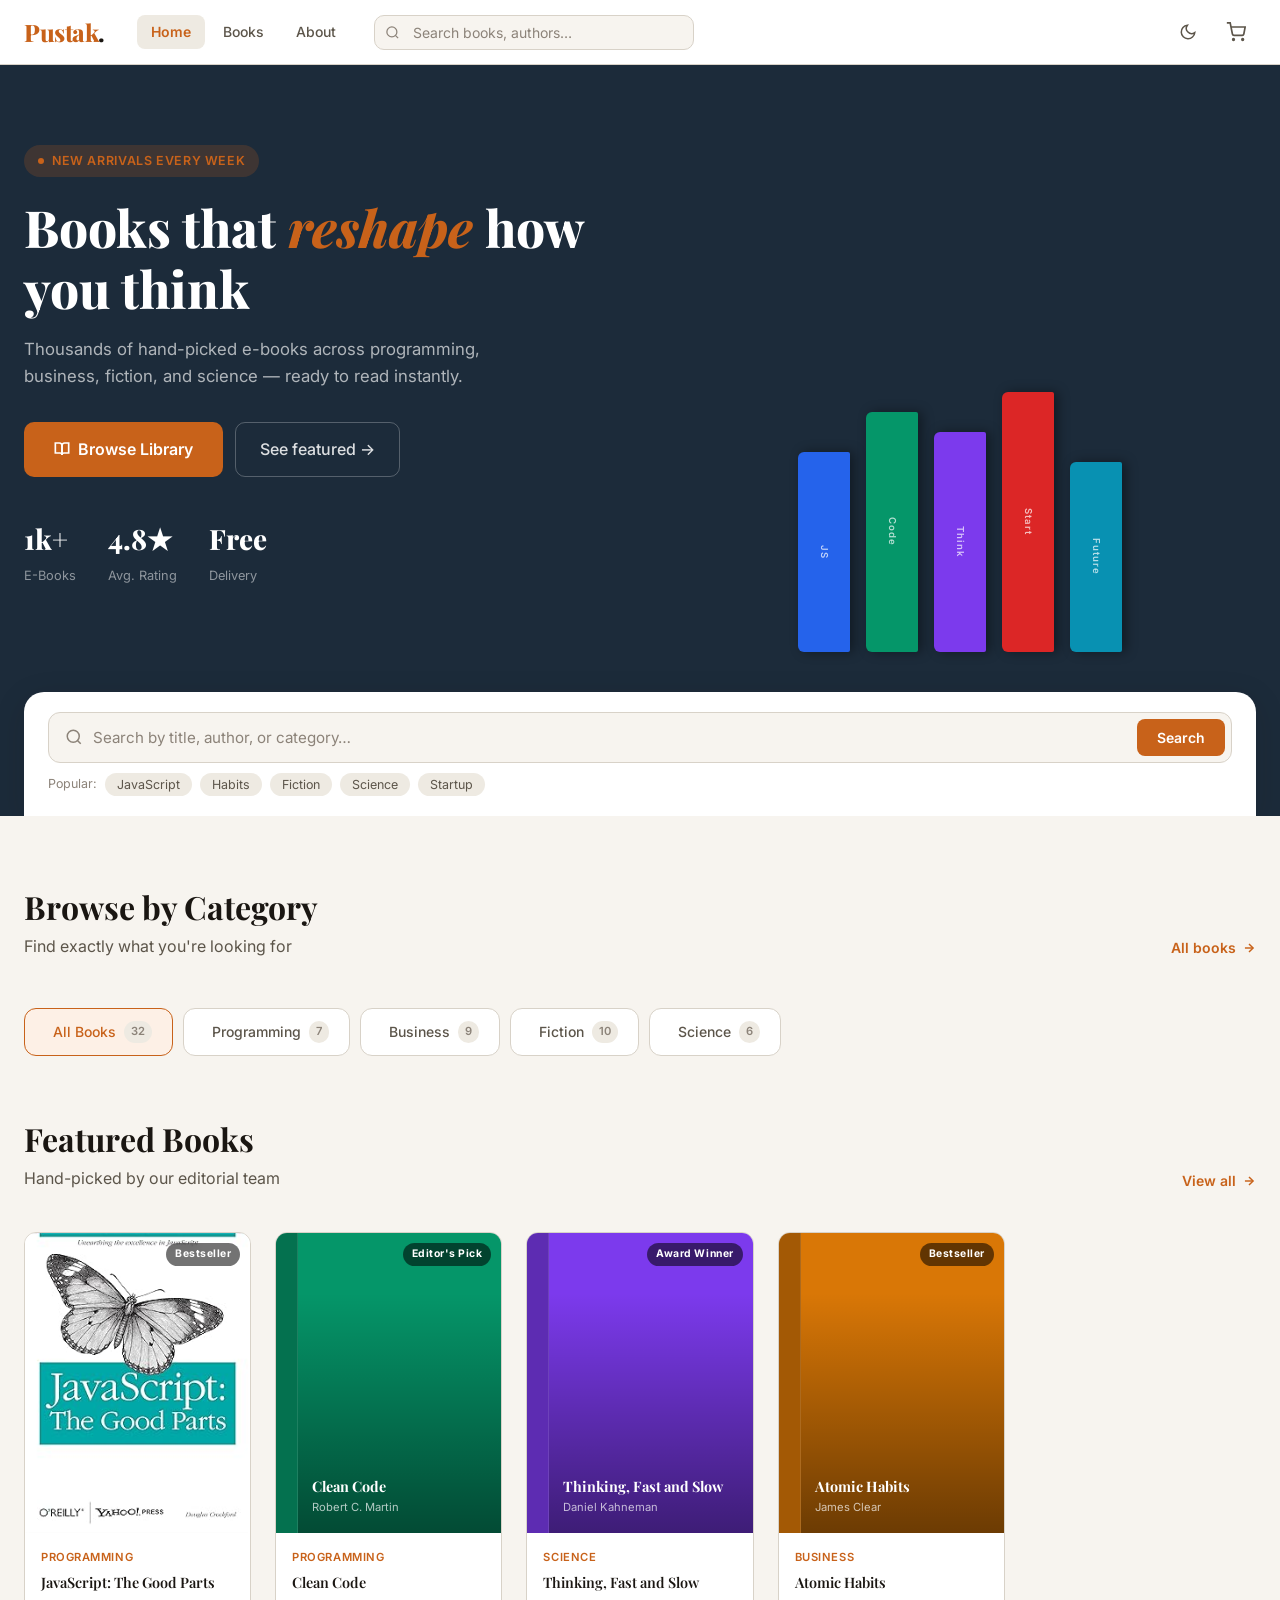
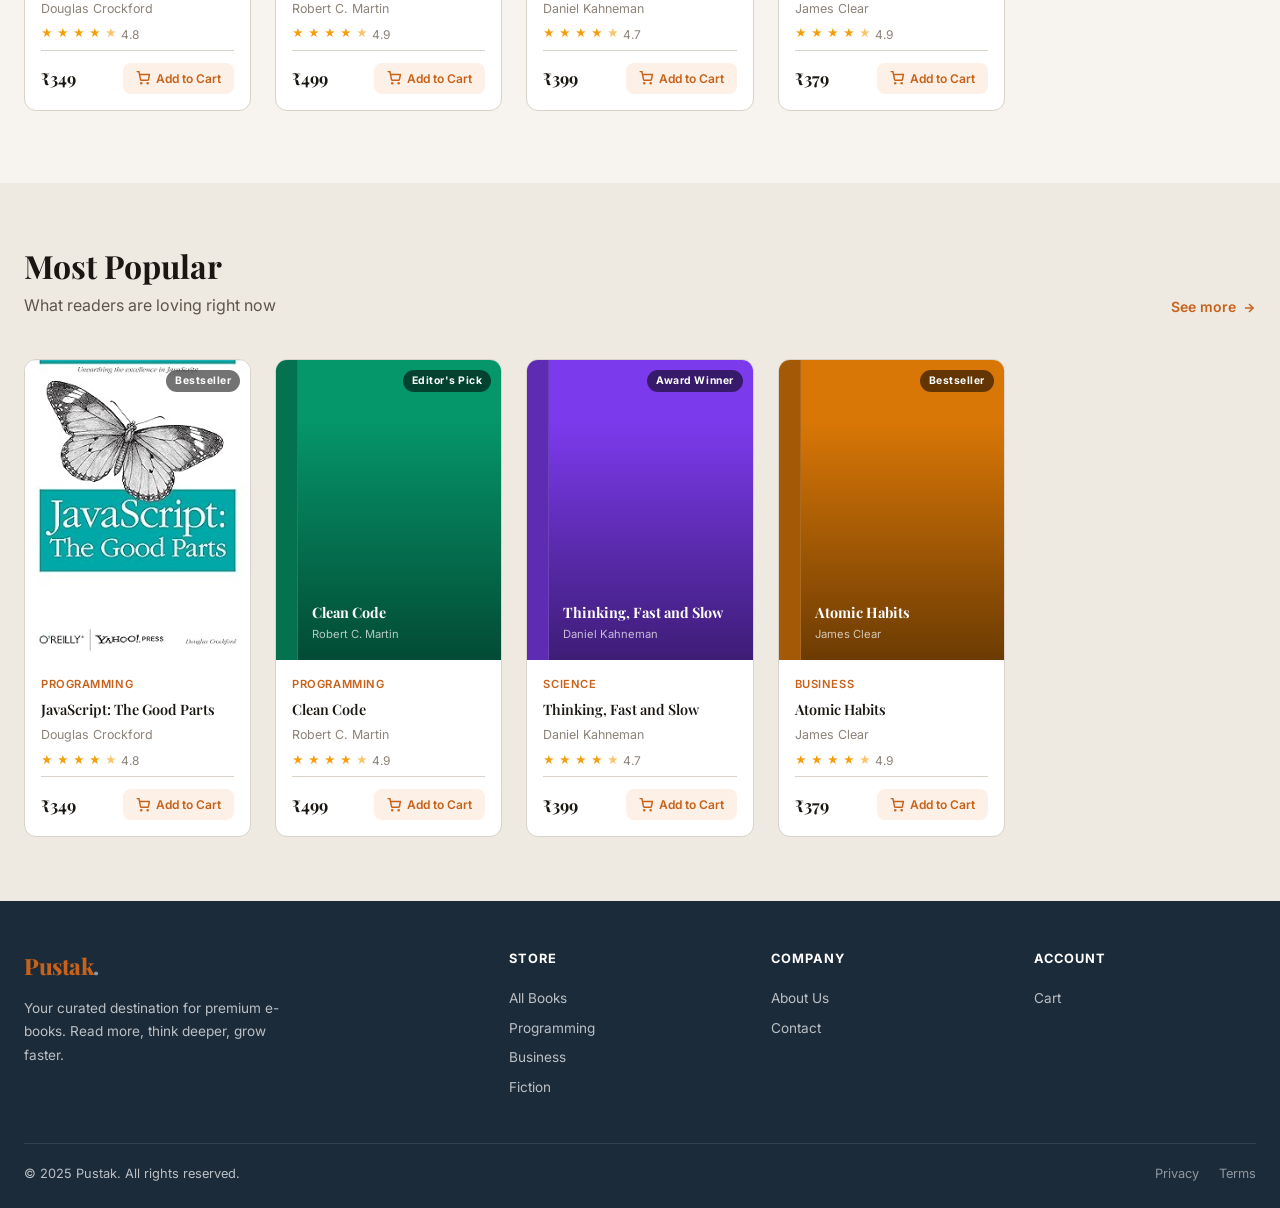
<file: index.html>
<!DOCTYPE html>
<html lang="en" data-theme="light">

<head>
  <meta charset="UTF-8" />
  <meta name="viewport" content="width=device-width, initial-scale=1.0" />
  <title>Pustak — Premium E-Book Store</title>
  <link rel="stylesheet" href="css/style.css" />
</head>

<body>

  <!-- ── Navbar ─────────────────────────────────────────── -->
  <nav class="navbar" role="navigation" aria-label="Main navigation">
    <div class="container nav-inner">
      <a href="index.html" class="nav-logo" aria-label="Pustak home">Pustak<span>.</span></a>
      <div class="nav-links">
        <a href="index.html" class="active">Home</a>
        <a href="books.html">Books</a>
        <a href="about.html">About</a>
      </div>
      <div class="nav-search" role="search">
        <svg class="nav-search-icon" width="15" height="15" viewBox="0 0 24 24" fill="none" stroke="currentColor"
          stroke-width="2">
          <circle cx="11" cy="11" r="8" />
          <line x1="21" y1="21" x2="16.65" y2="16.65" />
        </svg>
        <input type="search" placeholder="Search books, authors…" id="nav-search-input" aria-label="Search books" />
      </div>
      <div class="nav-actions">
        <button class="theme-toggle nav-icon-btn" aria-label="Toggle theme"></button>
        <a href="cart.html" class="nav-icon-btn" aria-label="Shopping cart">
          <svg width="20" height="20" viewBox="0 0 24 24" fill="none" stroke="currentColor" stroke-width="2">
            <circle cx="9" cy="21" r="1" />
            <circle cx="20" cy="21" r="1" />
            <path d="M1 1h4l2.68 13.39a2 2 0 0 0 2 1.61h9.72a2 2 0 0 0 2-1.61L23 6H6" />
          </svg>
          <span class="cart-badge" aria-label="cart items"></span>
        </a>
        <button class="nav-hamburger" id="hamburger" aria-label="Open menu" aria-expanded="false">
          <span></span><span></span><span></span>
        </button>
      </div>
    </div>
    <div class="mobile-menu" id="mobile-menu">
      <a href="index.html">Home</a>
      <a href="books.html">Books</a>
      <a href="cart.html">Cart</a>
      <a href="about.html">About</a>
    </div>
  </nav>

  <!-- ── Hero ───────────────────────────────────────────── -->
  <section class="hero" aria-labelledby="hero-heading">
    <div class="container">
      <div class="hero-inner">
        <div class="hero-content">
          <div class="hero-eyebrow">New arrivals every week</div>
          <h1 id="hero-heading">Books that <em>reshape</em> how you think</h1>
          <p>Thousands of hand-picked e-books across programming, business, fiction, and science — ready to read
            instantly.</p>
          <div class="hero-cta">
            <a href="books.html" class="btn-primary">
              <svg width="16" height="16" viewBox="0 0 24 24" fill="none" stroke="currentColor" stroke-width="2.5">
                <path d="M2 3h6a4 4 0 0 1 4 4v14a3 3 0 0 0-3-3H2z" />
                <path d="M22 3h-6a4 4 0 0 0-4 4v14a3 3 0 0 1 3-3h7z" />
              </svg>
              Browse Library
            </a>
            <a href="#featured" class="btn-outline">See featured →</a>
          </div>
          <div class="hero-stats">
            <div>
              <span class="hero-stat-val">1k+</span>
              <span class="hero-stat-label">E-Books</span>
            </div>
            <div>
              <span class="hero-stat-val">4.8★</span>
              <span class="hero-stat-label">Avg. Rating</span>
            </div>
            <div>
              <span class="hero-stat-val">Free</span>
              <span class="hero-stat-label">Delivery</span>
            </div>
          </div>
        </div>
        <div class="hero-books" aria-hidden="true">
          <div class="hero-book-spine" style="background:#2563EB">JS</div>
          <div class="hero-book-spine" style="background:#059669">Code</div>
          <div class="hero-book-spine" style="background:#7C3AED">Think</div>
          <div class="hero-book-spine" style="background:#DC2626">Start</div>
          <div class="hero-book-spine" style="background:#0891B2">Future</div>
        </div>
      </div>
    </div>
    <!-- Search bar at bottom of hero -->
    <div style="margin-top: 40px;">
      <div class="container">
        <div class="hero-search-wrapper">
          <div class="hero-search-bar" role="search">
            <svg width="18" height="18" viewBox="0 0 24 24" fill="none" stroke="currentColor" stroke-width="2"
              style="color:var(--text-3);flex-shrink:0">
              <circle cx="11" cy="11" r="8" />
              <line x1="21" y1="21" x2="16.65" y2="16.65" />
            </svg>
            <input type="text" id="hero-search" placeholder="Search by title, author, or category…"
              aria-label="Search books" />
            <button onclick="heroSearch()">Search</button>
          </div>
          <div class="popular-searches">
            <span>Popular:</span>
            <button class="popular-tag" onclick="searchTag('JavaScript')">JavaScript</button>
            <button class="popular-tag" onclick="searchTag('Habits')">Habits</button>
            <button class="popular-tag" onclick="searchTag('Fiction')">Fiction</button>
            <button class="popular-tag" onclick="searchTag('Science')">Science</button>
            <button class="popular-tag" onclick="searchTag('Startup')">Startup</button>
          </div>
        </div>
      </div>
    </div>
  </section>

  <!-- ── Categories ─────────────────────────────────────── -->
  <section class="section" style="padding-bottom: 40px;">
    <div class="container">
      <div class="section-top section-header">
        <div>
          <h2>Browse by Category</h2>
          <p>Find exactly what you're looking for</p>
        </div>
        <a href="books.html" class="view-all">All books <svg width="14" height="14" viewBox="0 0 24 24" fill="none"
            stroke="currentColor" stroke-width="2.5">
            <line x1="5" y1="12" x2="19" y2="12" />
            <polyline points="12 5 19 12 12 19" />
          </svg></a>
      </div>
      <div class="categories-strip">
        <a href="books.html?cat=All" class="cat-pill active">
          <span class="cat-pill-icon"></span> All Books
          <span class="cat-pill-count">32</span>
        </a>
        <a href="books.html?cat=Programming" class="cat-pill">
          <span class="cat-pill-icon"></span> Programming
          <span class="cat-pill-count">7</span>
        </a>
        <a href="books.html?cat=Business" class="cat-pill">
          <span class="cat-pill-icon"></span> Business
          <span class="cat-pill-count">9</span>
        </a>
        <a href="books.html?cat=Fiction" class="cat-pill">
          <span class="cat-pill-icon"></span> Fiction
          <span class="cat-pill-count">10</span>
        </a>
        <a href="books.html?cat=Science" class="cat-pill">
          <span class="cat-pill-icon"></span> Science
          <span class="cat-pill-count">6</span>
        </a>
      </div>
    </div>
  </section>

  <!-- ── Featured Books ──────────────────────────────────── -->
  <section class="section" id="featured" style="padding-top: 16px;">
    <div class="container">
      <div class="section-top section-header">
        <div>
          <h2>Featured Books</h2>
          <p>Hand-picked by our editorial team</p>
        </div>
        <a href="books.html" class="view-all">View all <svg width="14" height="14" viewBox="0 0 24 24" fill="none"
            stroke="currentColor" stroke-width="2.5">
            <line x1="5" y1="12" x2="19" y2="12" />
            <polyline points="12 5 19 12 12 19" />
          </svg></a>
      </div>
      <div class="featured-grid" id="featured-grid"></div>
    </div>
  </section>

  <!-- ── Popular Books ───────────────────────────────────── -->
  <section class="section" style="background: var(--bg-2); padding: 64px 0;">
    <div class="container">
      <div class="section-top section-header">
        <div>
          <h2>Most Popular</h2>
          <p>What readers are loving right now</p>
        </div>
        <a href="books.html" class="view-all">See more <svg width="14" height="14" viewBox="0 0 24 24" fill="none"
            stroke="currentColor" stroke-width="2.5">
            <line x1="5" y1="12" x2="19" y2="12" />
            <polyline points="12 5 19 12 12 19" />
          </svg></a>
      </div>
      <div class="featured-grid" id="popular-grid"></div>
    </div>
  </section>

  <!-- ── Book Modal ──────────────────────────────────────── -->
  <div class="modal-overlay" id="book-modal" role="dialog" aria-modal="true" aria-label="Book details">
    <div class="modal-box">
      <button class="modal-close" onclick="closeModal()" aria-label="Close modal">
        <svg width="16" height="16" viewBox="0 0 24 24" fill="none" stroke="currentColor" stroke-width="2.5">
          <line x1="18" y1="6" x2="6" y2="18" />
          <line x1="6" y1="6" x2="18" y2="18" />
        </svg>
      </button>
      <div id="modal-body"></div>
    </div>
  </div>

  <!-- ── Footer ──────────────────────────────────────────── -->
  <footer class="footer">
    <div class="container">
      <div class="footer-grid">
        <div class="footer-brand">
          <a href="index.html" class="nav-logo">Pustak<span style="color:rgba(255,255,255,.5)">.</span></a>
          <p>Your curated destination for premium e-books. Read more, think deeper, grow faster.</p>
        </div>
        <div class="footer-col">
          <h4>Store</h4>
          <a href="books.html">All Books</a>
          <a href="books.html?cat=Programming">Programming</a>
          <a href="books.html?cat=Business">Business</a>
          <a href="books.html?cat=Fiction">Fiction</a>
        </div>
        <div class="footer-col">
          <h4>Company</h4>
          <a href="about.html">About Us</a>
          <a href="about.html#contact">Contact</a>
        </div>
        <div class="footer-col">
          <h4>Account</h4>
          <a href="cart.html">Cart</a>
        </div>
      </div>
      <div class="footer-bottom">
        <span>© 2025 Pustak. All rights reserved.</span>
        <div style="display:flex;gap:20px">
          <a href="#">Privacy</a>
          <a href="#">Terms</a>
        </div>
      </div>
    </div>
  </footer>

  <script src="js/app.js"></script>
  <script src="js/home.js"></script>
</body>

</html>
</file>
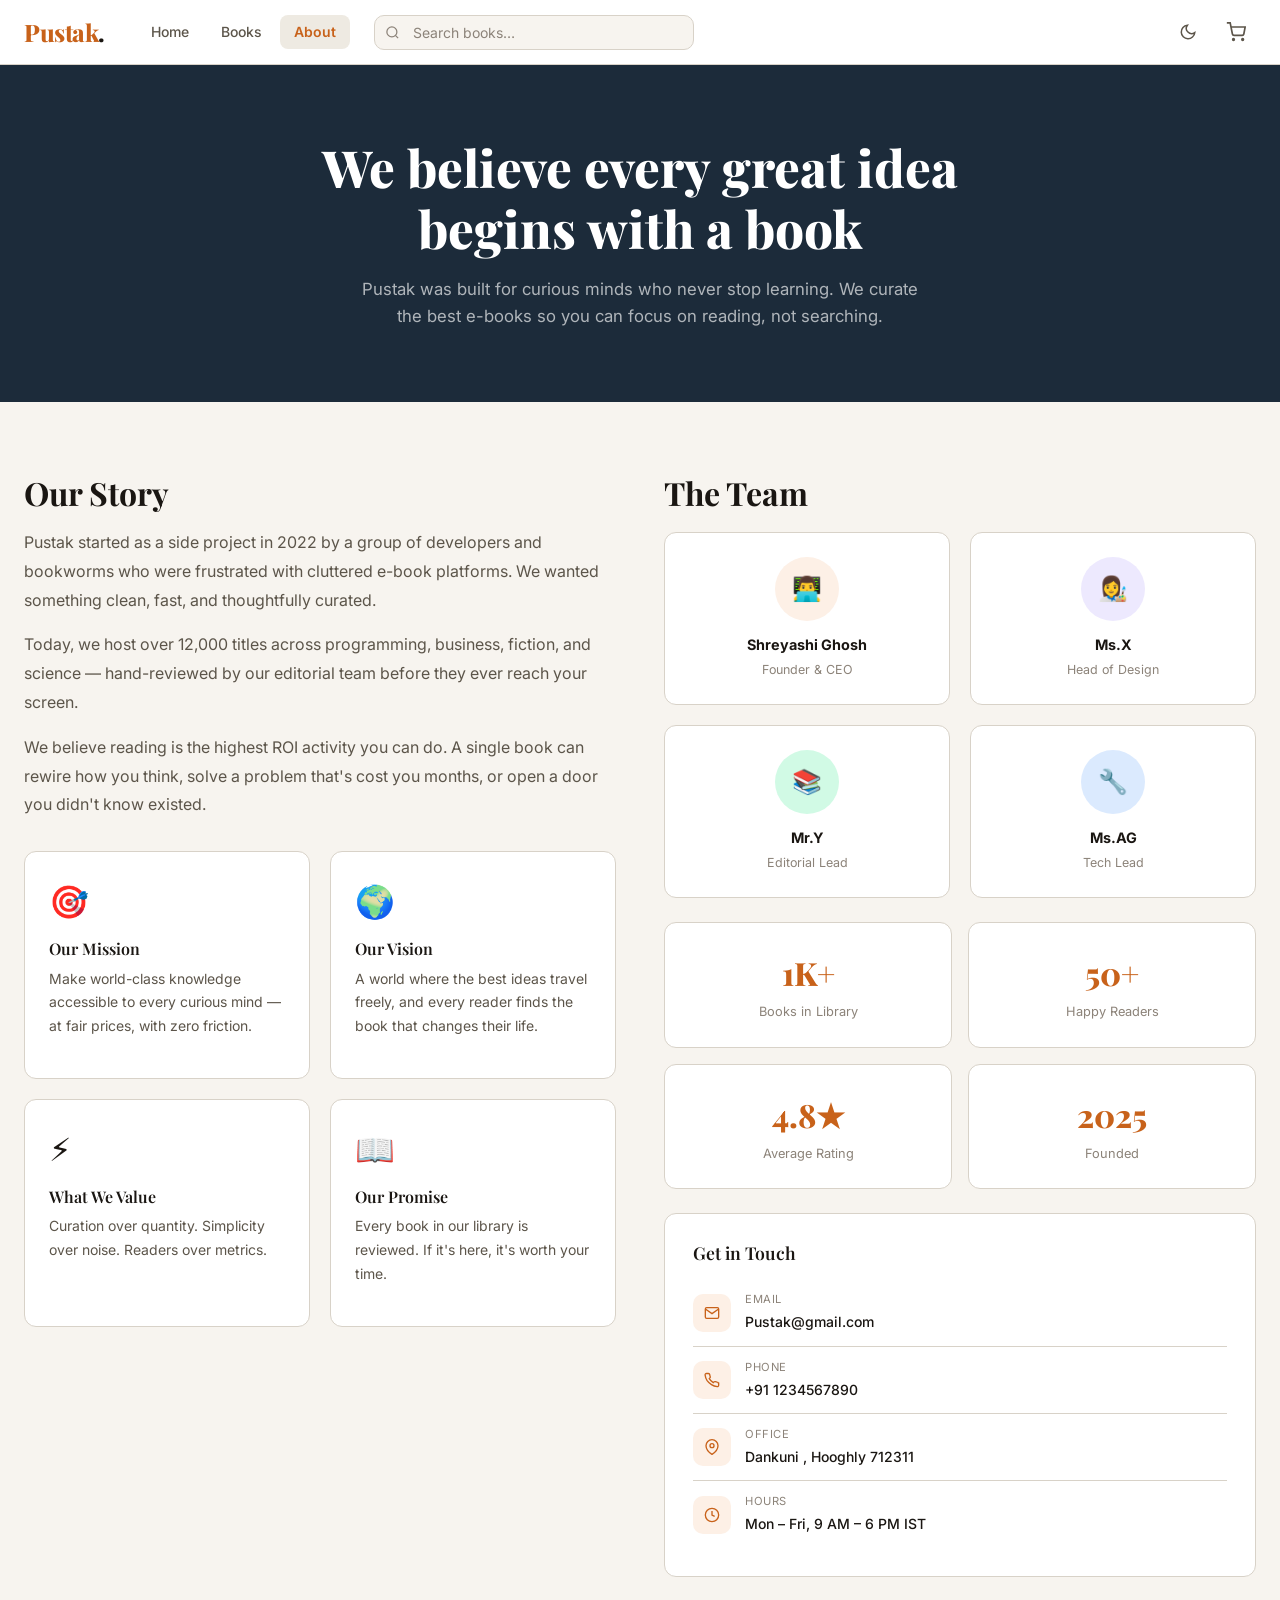
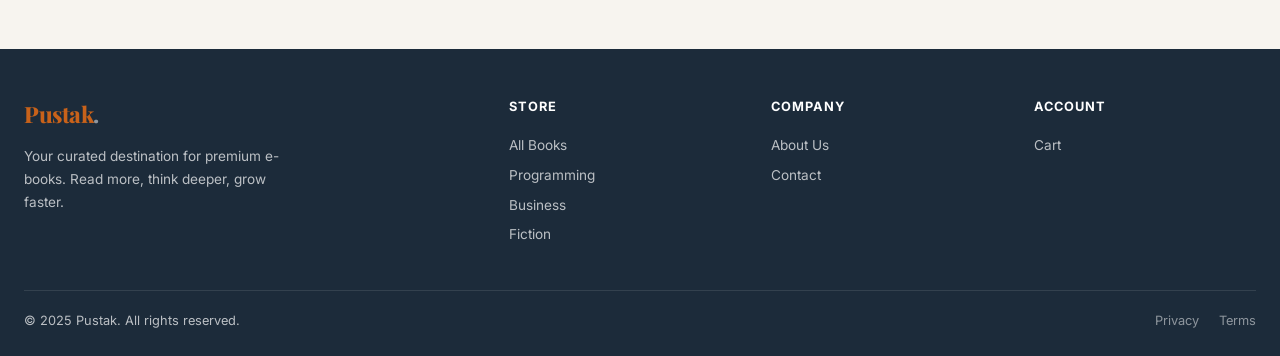
<file: about.html>
<!DOCTYPE html>
<html lang="en" data-theme="light">

<head>
  <meta charset="UTF-8" />
  <meta name="viewport" content="width=device-width, initial-scale=1.0" />
  <title>About — Pustak E-Book Store</title>
  <link rel="stylesheet" href="css/style.css" />
</head>

<body>

  <!-- ── Navbar ─────────────────────────────────────────── -->
  <nav class="navbar">
    <div class="container nav-inner">
      <a href="index.html" class="nav-logo">Pustak<span>.</span></a>
      <div class="nav-links">
        <a href="index.html">Home</a>
        <a href="books.html">Books</a>
        <a href="about.html" class="active">About</a>
      </div>
      <div class="nav-search">
        <svg class="nav-search-icon" width="15" height="15" viewBox="0 0 24 24" fill="none" stroke="currentColor"
          stroke-width="2">
          <circle cx="11" cy="11" r="8" />
          <line x1="21" y1="21" x2="16.65" y2="16.65" />
        </svg>
        <input type="search" placeholder="Search books…" id="nav-search-input" aria-label="Search books" />
      </div>
      <div class="nav-actions">
        <button class="theme-toggle nav-icon-btn"></button>
        <a href="cart.html" class="nav-icon-btn" aria-label="Cart">
          <svg width="20" height="20" viewBox="0 0 24 24" fill="none" stroke="currentColor" stroke-width="2">
            <circle cx="9" cy="21" r="1" />
            <circle cx="20" cy="21" r="1" />
            <path d="M1 1h4l2.68 13.39a2 2 0 0 0 2 1.61h9.72a2 2 0 0 0 2-1.61L23 6H6" />
          </svg>
          <span class="cart-badge"></span>
        </a>
        <button class="nav-hamburger" id="hamburger" aria-label="Open menu" aria-expanded="false">
          <span></span><span></span><span></span>
        </button>
      </div>
    </div>
    <div class="mobile-menu" id="mobile-menu">
      <a href="index.html">Home</a>
      <a href="books.html">Books</a>
      <a href="cart.html">Cart</a>
      <a href="about.html">About</a>
    </div>
  </nav>

  <!-- ── About Hero ─────────────────────────────────────── -->
  <div class="about-hero">
    <div class="container">
      <h1>We believe every great idea<br>begins with a book</h1>
      <p>Pustak was built for curious minds who never stop learning. We curate the best e-books so you can focus on
        reading, not searching.</p>
    </div>
  </div>

  <!-- ── Main About Content ─────────────────────────────── -->
  <section class="section">
    <div class="container">
      <div class="about-grid">

        <!-- Left: Story + Mission/Vision -->
        <div class="about-text">
          <h2>Our Story</h2>
          <p>Pustak started as a side project in 2022 by a group of developers and bookworms who were frustrated with
            cluttered e-book platforms. We wanted something clean, fast, and thoughtfully curated.</p>
          <p>Today, we host over 12,000 titles across programming, business, fiction, and science — hand-reviewed by our
            editorial team before they ever reach your screen.</p>
          <p>We believe reading is the highest ROI activity you can do. A single book can rewire how you think, solve a
            problem that's cost you months, or open a door you didn't know existed.</p>

          <div class="mission-vision-grid" style="margin-top: 32px;">
            <div class="mv-card">
              <div class="mv-icon">🎯</div>
              <h3>Our Mission</h3>
              <p>Make world-class knowledge accessible to every curious mind — at fair prices, with zero friction.</p>
            </div>
            <div class="mv-card">
              <div class="mv-icon">🌍</div>
              <h3>Our Vision</h3>
              <p>A world where the best ideas travel freely, and every reader finds the book that changes their life.
              </p>
            </div>
            <div class="mv-card">
              <div class="mv-icon">⚡</div>
              <h3>What We Value</h3>
              <p>Curation over quantity. Simplicity over noise. Readers over metrics.</p>
            </div>
            <div class="mv-card">
              <div class="mv-icon">📖</div>
              <h3>Our Promise</h3>
              <p>Every book in our library is reviewed. If it's here, it's worth your time.</p>
            </div>
          </div>
        </div>

        <!-- Right: Team + Contact -->
        <div>
          <h2 style="margin-bottom: 20px;">The Team</h2>
          <div class="team-grid">
            <div class="team-card">
              <div class="team-avatar" style="background: var(--accent-light); color: var(--accent);">👨‍💻</div>
              <h4>Shreyashi Ghosh</h4>
              <p>Founder & CEO</p>
            </div>
            <div class="team-card">
              <div class="team-avatar" style="background: #EDE9FE; color: #7C3AED;">👩‍🎨</div>
              <h4>Ms.X</h4>
              <p>Head of Design</p>
            </div>
            <div class="team-card">
              <div class="team-avatar" style="background: #D1FAE5; color: #059669;">📚</div>
              <h4>Mr.Y</h4>
              <p>Editorial Lead</p>
            </div>
            <div class="team-card">
              <div class="team-avatar" style="background: #DBEAFE; color: #2563EB;">🔧</div>
              <h4>Ms.AG</h4>
              <p>Tech Lead</p>
            </div>
          </div>

          <!-- Stats -->
          <div style="display:grid; grid-template-columns:1fr 1fr; gap:16px; margin-top: 24px;">
            <div class="mv-card" style="text-align:center;">
              <div style="font-family:'Playfair Display',serif;font-size:2rem;font-weight:800;color:var(--accent);">1K+
              </div>
              <div style="font-size:0.8rem;color:var(--text-3);margin-top:4px;">Books in Library</div>
            </div>
            <div class="mv-card" style="text-align:center;">
              <div style="font-family:'Playfair Display',serif;font-size:2rem;font-weight:800;color:var(--accent);">50+
              </div>
              <div style="font-size:0.8rem;color:var(--text-3);margin-top:4px;">Happy Readers</div>
            </div>
            <div class="mv-card" style="text-align:center;">
              <div style="font-family:'Playfair Display',serif;font-size:2rem;font-weight:800;color:var(--accent);">4.8★
              </div>
              <div style="font-size:0.8rem;color:var(--text-3);margin-top:4px;">Average Rating</div>
            </div>
            <div class="mv-card" style="text-align:center;">
              <div style="font-family:'Playfair Display',serif;font-size:2rem;font-weight:800;color:var(--accent);">2025
              </div>
              <div style="font-size:0.8rem;color:var(--text-3);margin-top:4px;">Founded</div>
            </div>
          </div>

          <!-- Contact -->
          <div class="contact-card" id="contact">
            <h3>Get in Touch</h3>
            <div class="contact-item">
              <div class="contact-icon">
                <svg width="16" height="16" viewBox="0 0 24 24" fill="none" stroke="currentColor" stroke-width="2">
                  <path d="M4 4h16c1.1 0 2 .9 2 2v12c0 1.1-.9 2-2 2H4c-1.1 0-2-.9-2-2V6c0-1.1.9-2 2-2z" />
                  <polyline points="22,6 12,13 2,6" />
                </svg>
              </div>
              <div>
                <div class="contact-label">Email</div>
                <div class="contact-val">Pustak@gmail.com</div>
              </div>
            </div>
            <div class="contact-item">
              <div class="contact-icon">
                <svg width="16" height="16" viewBox="0 0 24 24" fill="none" stroke="currentColor" stroke-width="2">
                  <path
                    d="M22 16.92v3a2 2 0 0 1-2.18 2 19.79 19.79 0 0 1-8.63-3.07A19.5 19.5 0 0 1 4.69 13a19.79 19.79 0 0 1-3.07-8.67A2 2 0 0 1 3.6 2.24h3a2 2 0 0 1 2 1.72c.127.96.361 1.903.7 2.81a2 2 0 0 1-.45 2.11L7.91 9.91a16 16 0 0 0 6 6l.91-.91a2 2 0 0 1 2.11-.45c.907.339 1.85.573 2.81.7A2 2 0 0 1 21.73 17z" />
                </svg>
              </div>
              <div>
                <div class="contact-label">Phone</div>
                <div class="contact-val">+91 1234567890</div>
              </div>
            </div>
            <div class="contact-item">
              <div class="contact-icon">
                <svg width="16" height="16" viewBox="0 0 24 24" fill="none" stroke="currentColor" stroke-width="2">
                  <path d="M21 10c0 7-9 13-9 13s-9-6-9-13a9 9 0 0 1 18 0z" />
                  <circle cx="12" cy="10" r="3" />
                </svg>
              </div>
              <div>
                <div class="contact-label">Office</div>
                <div class="contact-val">Dankuni , Hooghly 712311</div>
              </div>
            </div>
            <div class="contact-item">
              <div class="contact-icon">
                <svg width="16" height="16" viewBox="0 0 24 24" fill="none" stroke="currentColor" stroke-width="2">
                  <circle cx="12" cy="12" r="10" />
                  <polyline points="12 6 12 12 16 14" />
                </svg>
              </div>
              <div>
                <div class="contact-label">Hours</div>
                <div class="contact-val">Mon – Fri, 9 AM – 6 PM IST</div>
              </div>
            </div>
          </div>
        </div>
      </div>
    </div>
  </section>

  <!-- ── Footer ──────────────────────────────────────────── -->
  <footer class="footer">
    <div class="container">
      <div class="footer-grid">
        <div class="footer-brand">
          <a href="index.html" class="nav-logo">Pustak<span style="color:rgba(255,255,255,.5)">.</span></a>
          <p>Your curated destination for premium e-books. Read more, think deeper, grow faster.</p>
        </div>
        <div class="footer-col">
          <h4>Store</h4>
          <a href="books.html">All Books</a>
          <a href="books.html?cat=Programming">Programming</a>
          <a href="books.html?cat=Business">Business</a>
          <a href="books.html?cat=Fiction">Fiction</a>
        </div>
        <div class="footer-col">
          <h4>Company</h4>
          <a href="about.html">About Us</a>
          <a href="about.html#contact">Contact</a>
        </div>
        <div class="footer-col">
          <h4>Account</h4>
          <a href="cart.html">Cart</a>
        </div>
      </div>
      <div class="footer-bottom">
        <span>© 2025 Pustak. All rights reserved.</span>
        <div style="display:flex;gap:20px">
          <a href="#">Privacy</a>
          <a href="#">Terms</a>
        </div>
      </div>
    </div>
  </footer>

  <script src="js/app.js"></script>
  <script src="js/about.js"></script>
</body>

</html>
</file>
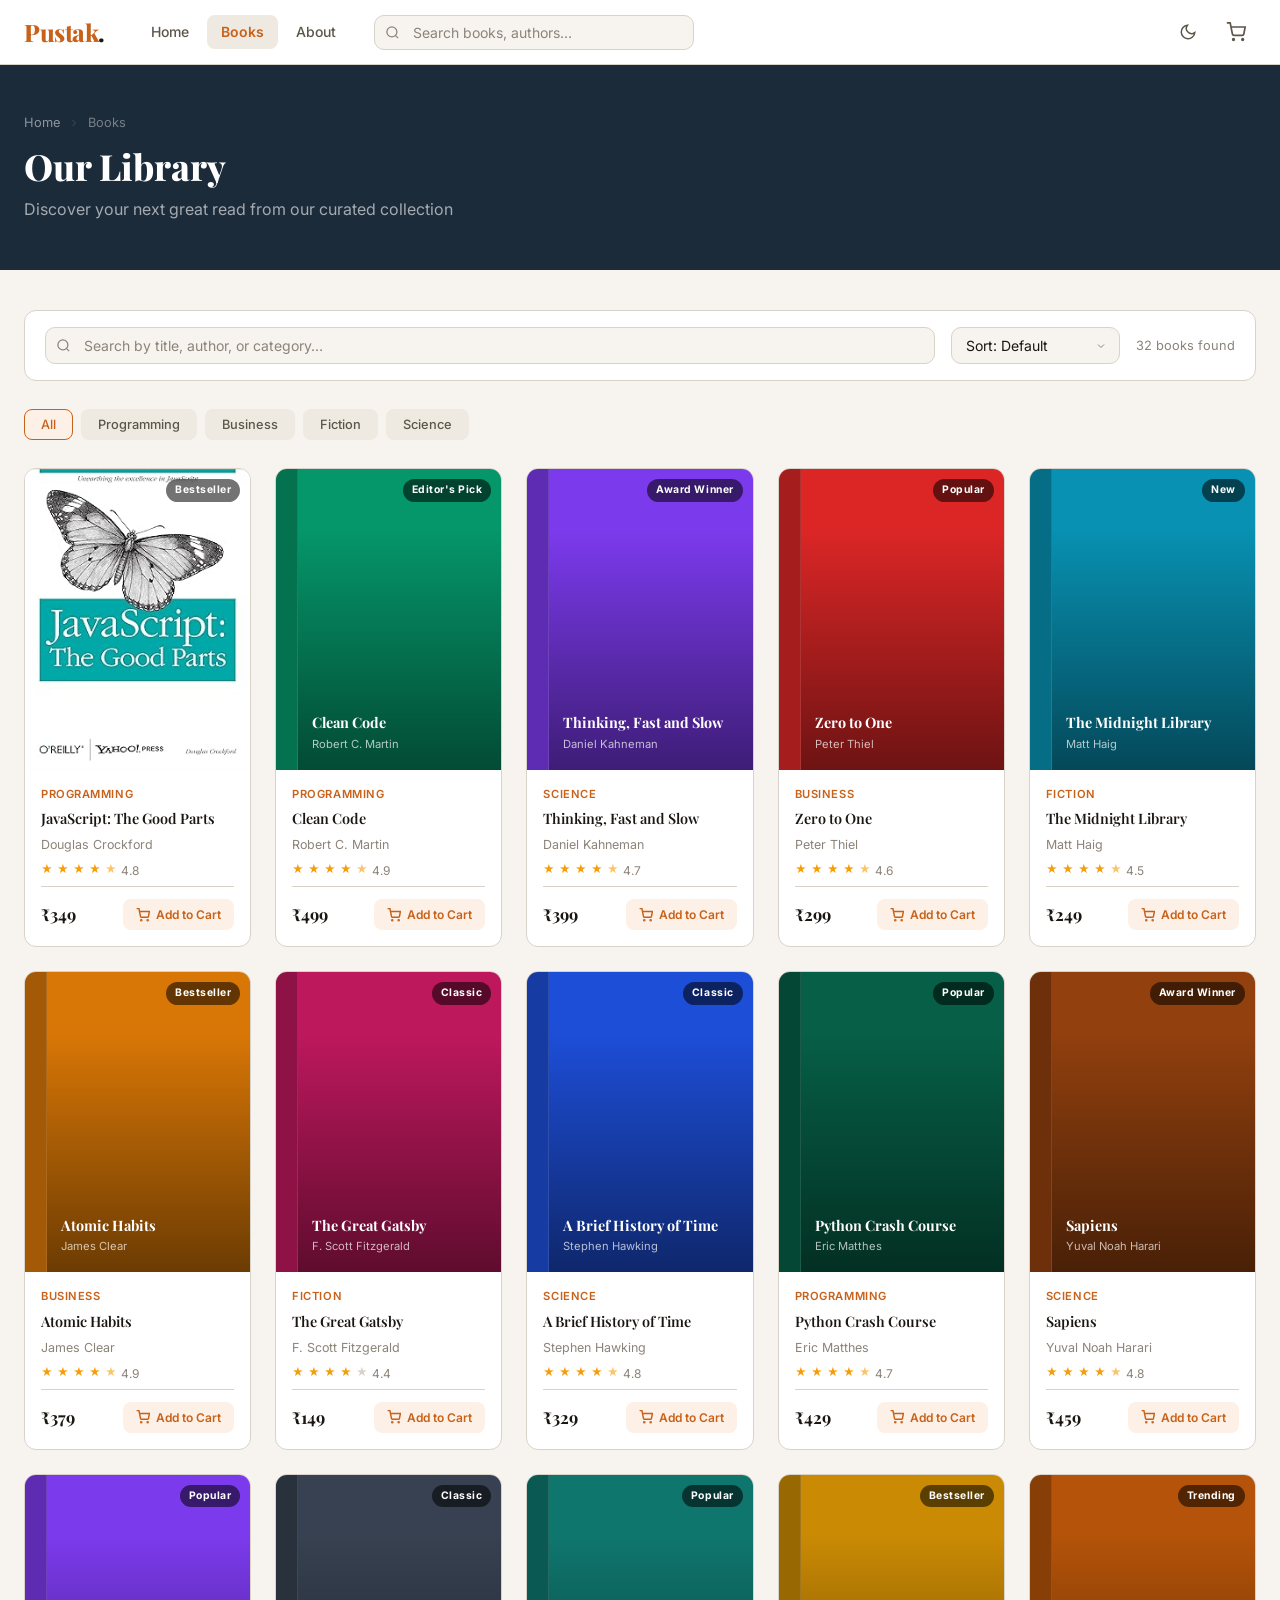
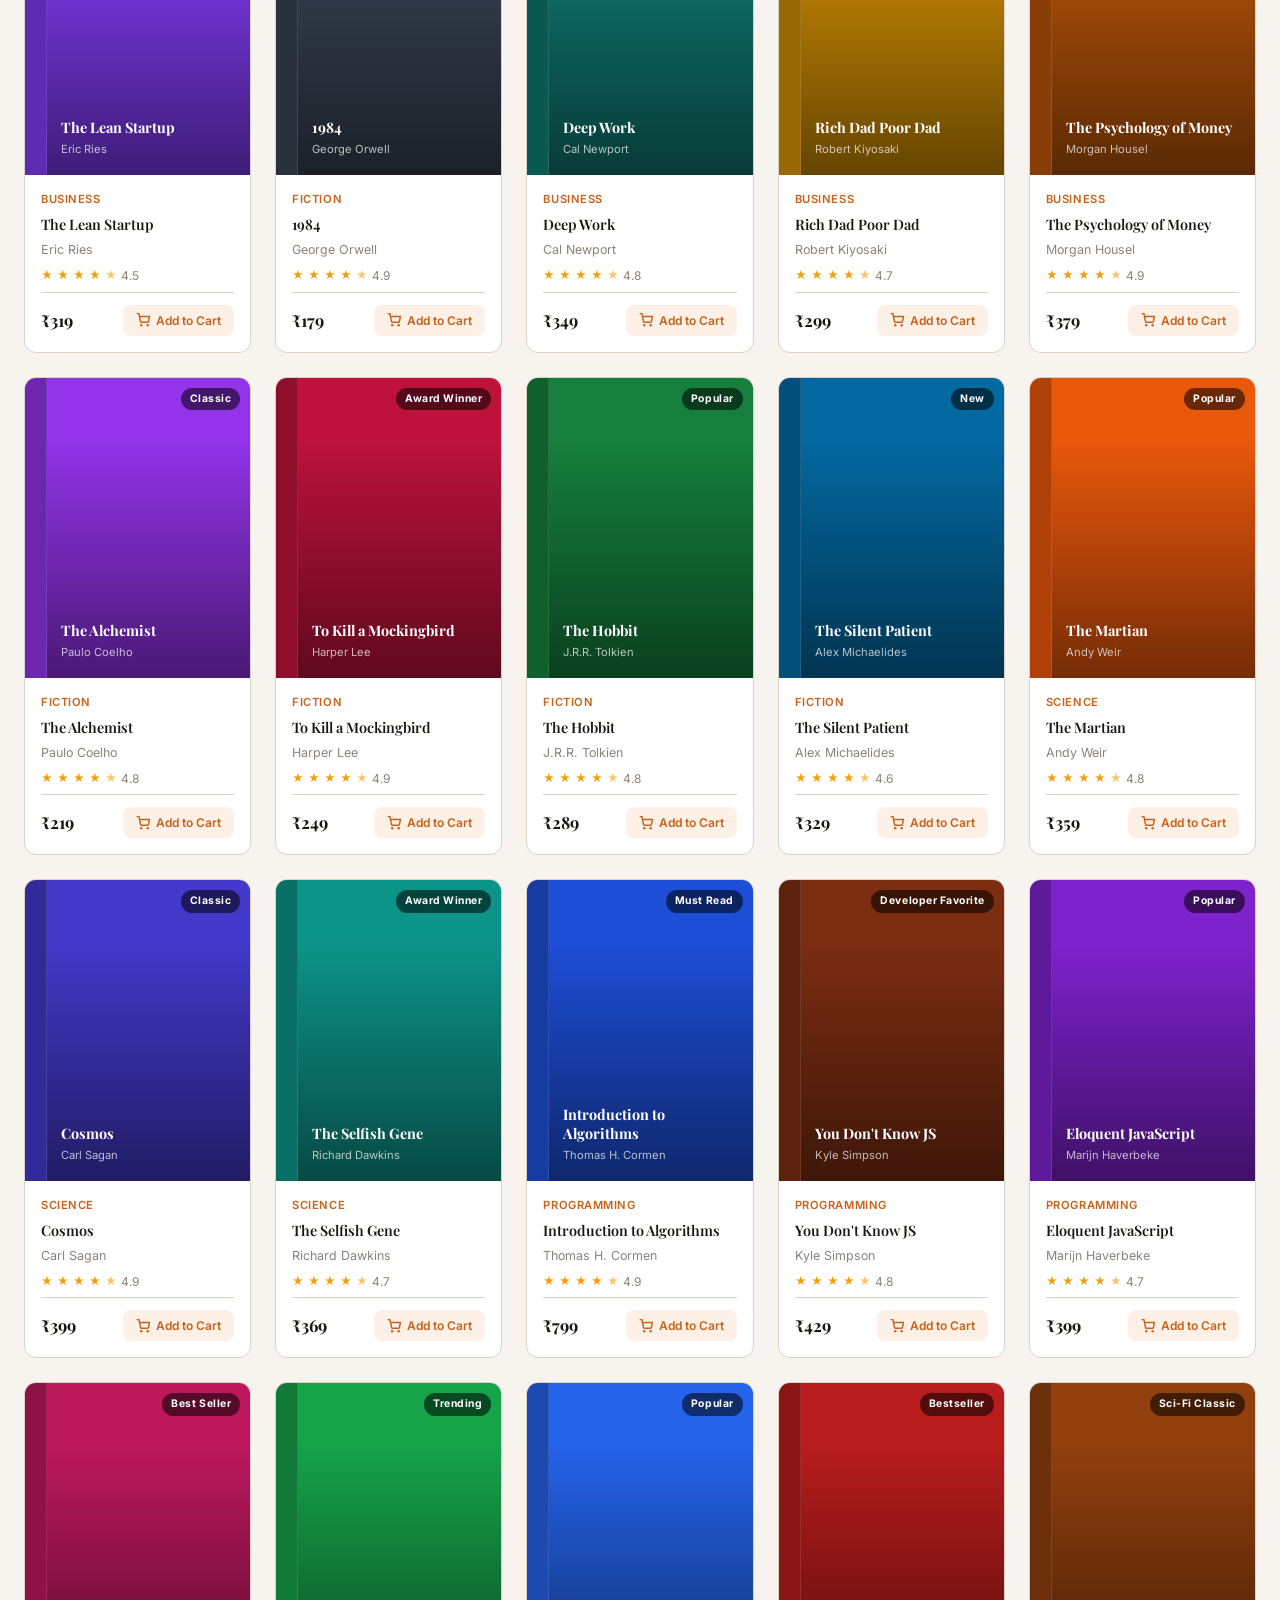
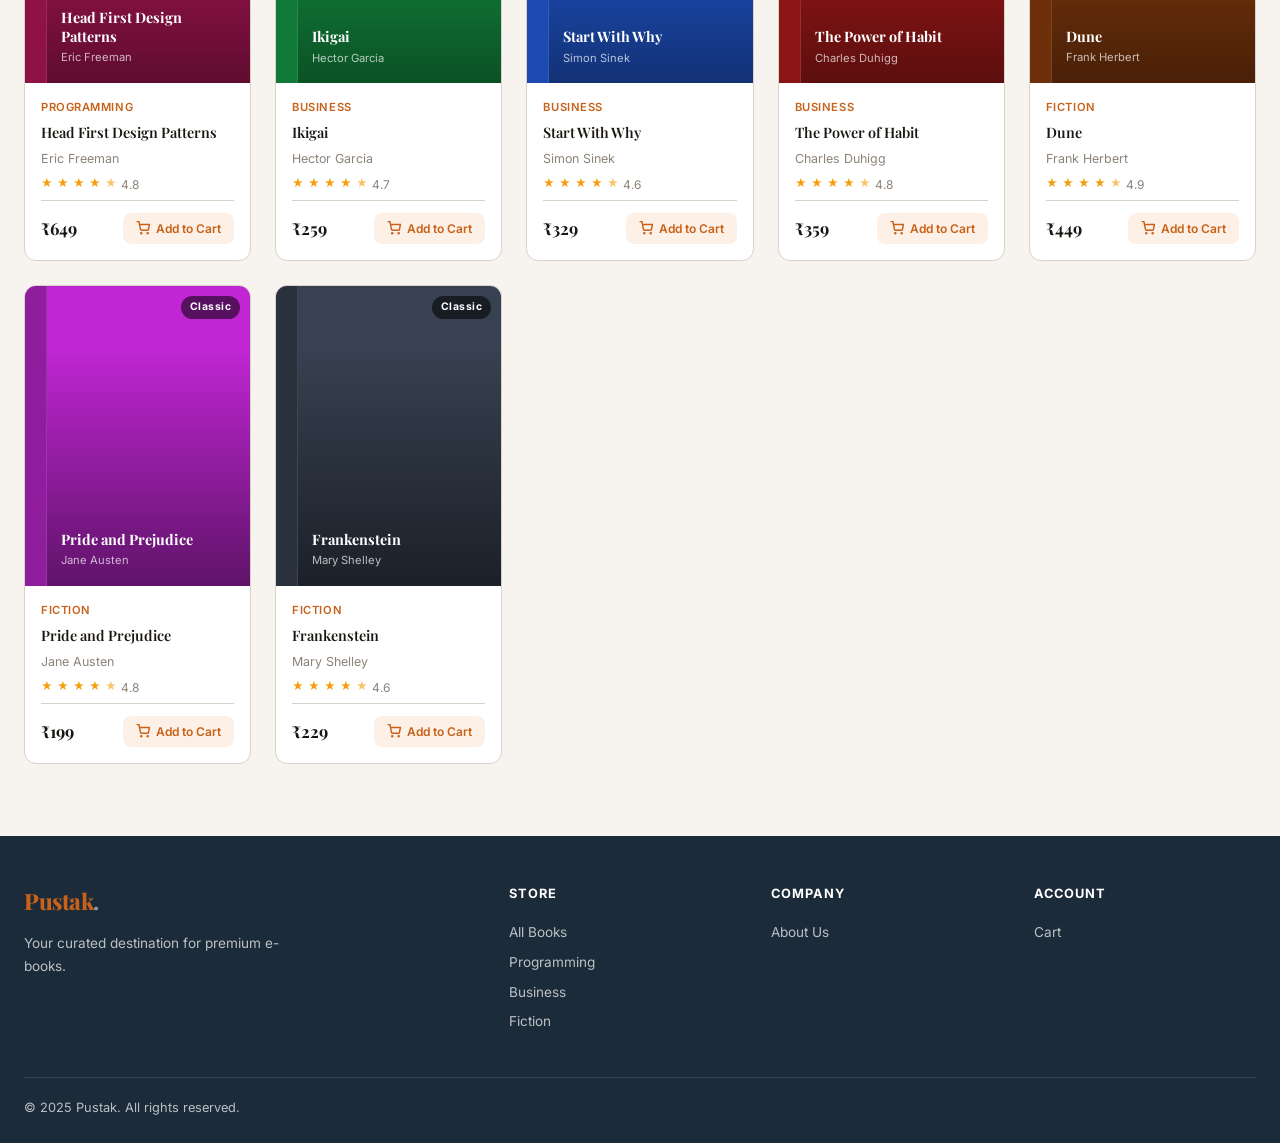
<file: books.html>
<!DOCTYPE html>
<html lang="en" data-theme="light">

<head>
  <meta charset="UTF-8" />
  <meta name="viewport" content="width=device-width, initial-scale=1.0" />
  <title>Books — Pustak E-Book Store</title>
  <link rel="stylesheet" href="css/style.css" />
</head>

<body>

  <!-- ── Navbar ─────────────────────────────────────────── -->
  <nav class="navbar">
    <div class="container nav-inner">
      <a href="index.html" class="nav-logo">Pustak<span>.</span></a>
      <div class="nav-links">
        <a href="index.html">Home</a>
        <a href="books.html" class="active">Books</a>
        <a href="about.html">About</a>
      </div>
      <div class="nav-search">
        <svg class="nav-search-icon" width="15" height="15" viewBox="0 0 24 24" fill="none" stroke="currentColor"
          stroke-width="2">
          <circle cx="11" cy="11" r="8" />
          <line x1="21" y1="21" x2="16.65" y2="16.65" />
        </svg>
        <input type="search" placeholder="Search books, authors…" id="nav-search-input" aria-label="Search books" />
      </div>
      <div class="nav-actions">
        <button class="theme-toggle nav-icon-btn"></button>
        <a href="cart.html" class="nav-icon-btn" aria-label="Cart">
          <svg width="20" height="20" viewBox="0 0 24 24" fill="none" stroke="currentColor" stroke-width="2">
            <circle cx="9" cy="21" r="1" />
            <circle cx="20" cy="21" r="1" />
            <path d="M1 1h4l2.68 13.39a2 2 0 0 0 2 1.61h9.72a2 2 0 0 0 2-1.61L23 6H6" />
          </svg>
          <span class="cart-badge"></span>
        </a>
        <button class="nav-hamburger" id="hamburger" aria-label="Open menu" aria-expanded="false">
          <span></span><span></span><span></span>
        </button>
      </div>
    </div>
    <div class="mobile-menu" id="mobile-menu">
      <a href="index.html">Home</a>
      <a href="books.html">Books</a>
      <a href="cart.html">Cart</a>
      <a href="about.html">About</a>
    </div>
  </nav>

  <!-- ── Page Banner ────────────────────────────────────── -->
  <div class="page-banner">
    <div class="container">
      <div class="breadcrumb">
        <a href="index.html">Home</a>
        <svg width="12" height="12" viewBox="0 0 24 24" fill="none" stroke="currentColor" stroke-width="2">
          <polyline points="9 18 15 12 9 6" />
        </svg>
        <span>Books</span>
      </div>
      <h1>Our Library</h1>
      <p>Discover your next great read from our curated collection</p>
    </div>
  </div>

  <!-- ── Books Section ───────────────────────────────────── -->
  <section class="section" style="padding-top: 40px;">
    <div class="container">

      <!-- Toolbar -->
      <div class="books-toolbar">
        <div class="toolbar-search">
          <svg class="toolbar-search-icon" width="15" height="15" viewBox="0 0 24 24" fill="none" stroke="currentColor"
            stroke-width="2">
            <circle cx="11" cy="11" r="8" />
            <line x1="21" y1="21" x2="16.65" y2="16.65" />
          </svg>
          <input type="search" id="search-input" placeholder="Search by title, author, or category…"
            aria-label="Search" />
        </div>
        <select id="sort-select" class="sort-select" aria-label="Sort books">
          <option value="default">Sort: Default</option>
          <option value="price-asc">Price: Low → High</option>
          <option value="price-desc">Price: High → Low</option>
          <option value="az">A → Z</option>
          <option value="rating">Top Rated</option>
        </select>
        <span id="results-count" class="results-count"></span>
      </div>

      <!-- Category filter -->
      <div class="category-filters" style="margin-bottom: 28px;">
        <button class="category-btn active" data-cat="All">All</button>
        <button class="category-btn" data-cat="Programming">Programming</button>
        <button class="category-btn" data-cat="Business">Business</button>
        <button class="category-btn" data-cat="Fiction">Fiction</button>
        <button class="category-btn" data-cat="Science">Science</button>
      </div>

      <!-- Grid -->
      <div class="books-grid" id="books-grid"></div>
    </div>
  </section>

  <!-- ── Book Modal ──────────────────────────────────────── -->
  <div class="modal-overlay" id="book-modal" role="dialog" aria-modal="true">
    <div class="modal-box">
      <button class="modal-close" onclick="closeModal()" aria-label="Close">
        <svg width="16" height="16" viewBox="0 0 24 24" fill="none" stroke="currentColor" stroke-width="2.5">
          <line x1="18" y1="6" x2="6" y2="18" />
          <line x1="6" y1="6" x2="18" y2="18" />
        </svg>
      </button>
      <div id="modal-body"></div>
    </div>
  </div>

  <!-- ── Footer ──────────────────────────────────────────── -->
  <footer class="footer">
    <div class="container">
      <div class="footer-grid">
        <div class="footer-brand">
          <a href="index.html" class="nav-logo">Pustak<span style="color:rgba(255,255,255,.5)">.</span></a>
          <p>Your curated destination for premium e-books.</p>
        </div>
        <div class="footer-col">
          <h4>Store</h4>
          <a href="books.html">All Books</a>
          <a href="books.html?cat=Programming">Programming</a>
          <a href="books.html?cat=Business">Business</a>
          <a href="books.html?cat=Fiction">Fiction</a>
        </div>
        <div class="footer-col">
          <h4>Company</h4>
          <a href="about.html">About Us</a>
        </div>
        <div class="footer-col">
          <h4>Account</h4>
          <a href="cart.html">Cart</a>
        </div>
      </div>
      <div class="footer-bottom">
        <span>© 2025 Pustak. All rights reserved.</span>
      </div>
    </div>
  </footer>

  <script src="js/app.js"></script>
  <script src="js/books.js"></script>
  <script src="js/books(home).js">
  </script>
</body>

</html>
</file>
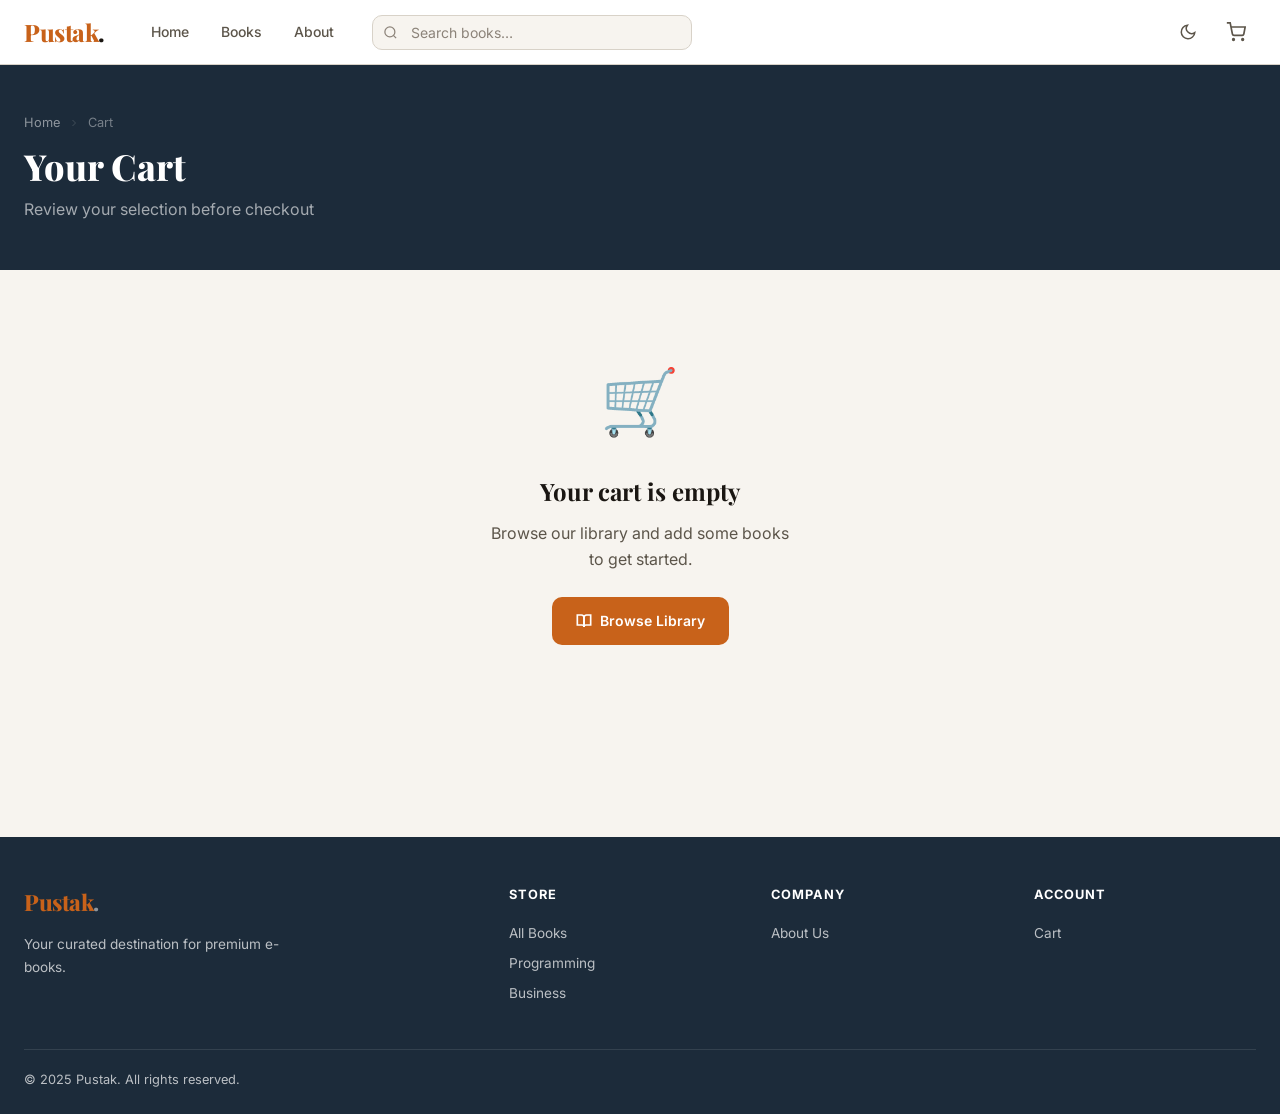
<file: cart.html>
<!DOCTYPE html>
<html lang="en" data-theme="light">

<head>
  <meta charset="UTF-8" />
  <meta name="viewport" content="width=device-width, initial-scale=1.0" />
  <title>Cart — Pustak E-Book Store</title>
  <link rel="stylesheet" href="css/style.css" />
</head>

<body>

  <!-- ── Navbar ─────────────────────────────────────────── -->
  <nav class="navbar">
    <div class="container nav-inner">
      <a href="index.html" class="nav-logo">Pustak<span>.</span></a>
      <div class="nav-links">
        <a href="index.html">Home</a>
        <a href="books.html">Books</a>
        <a href="about.html">About</a>
      </div>
      <div class="nav-search">
        <svg class="nav-search-icon" width="15" height="15" viewBox="0 0 24 24" fill="none" stroke="currentColor"
          stroke-width="2">
          <circle cx="11" cy="11" r="8" />
          <line x1="21" y1="21" x2="16.65" y2="16.65" />
        </svg>
        <input type="search" placeholder="Search books…" aria-label="Search books" />
      </div>
      <div class="nav-actions">
        <button class="theme-toggle nav-icon-btn"></button>
        <a href="cart.html" class="nav-icon-btn" aria-label="Cart">
          <svg width="20" height="20" viewBox="0 0 24 24" fill="none" stroke="currentColor" stroke-width="2">
            <circle cx="9" cy="21" r="1" />
            <circle cx="20" cy="21" r="1" />
            <path d="M1 1h4l2.68 13.39a2 2 0 0 0 2 1.61h9.72a2 2 0 0 0 2-1.61L23 6H6" />
          </svg>
          <span class="cart-badge"></span>
        </a>
        <button class="nav-hamburger" id="hamburger" aria-label="Open menu" aria-expanded="false">
          <span></span><span></span><span></span>
        </button>
      </div>
    </div>
    <div class="mobile-menu" id="mobile-menu">
      <a href="index.html">Home</a>
      <a href="books.html">Books</a>
      <a href="cart.html">Cart</a>
      <a href="about.html">About</a>
    </div>
  </nav>

  <!-- ── Page Banner ────────────────────────────────────── -->
  <div class="page-banner">
    <div class="container">
      <div class="breadcrumb">
        <a href="index.html">Home</a>
        <svg width="12" height="12" viewBox="0 0 24 24" fill="none" stroke="currentColor" stroke-width="2">
          <polyline points="9 18 15 12 9 6" />
        </svg>
        <span>Cart</span>
      </div>
      <h1>Your Cart</h1>
      <p>Review your selection before checkout</p>
    </div>
  </div>

  <!-- ── Cart Empty State ────────────────────────────────── -->
  <div id="cart-empty" class="cart-empty-state" style="display:none;">
    <div class="empty-icon">🛒</div>
    <h2>Your cart is empty</h2>
    <p>Browse our library and add some books to get started.</p>
    <a href="books.html" class="btn-primary" style="margin-top:8px;">
      <svg width="16" height="16" viewBox="0 0 24 24" fill="none" stroke="currentColor" stroke-width="2.5">
        <path d="M2 3h6a4 4 0 0 1 4 4v14a3 3 0 0 0-3-3H2z" />
        <path d="M22 3h-6a4 4 0 0 0-4 4v14a3 3 0 0 1 3-3h7z" />
      </svg>
      Browse Library
    </a>
  </div>

  <!-- ── Cart Content ────────────────────────────────────── -->
  <section class="section" id="cart-section" style="padding-top: 40px;">
    <div class="container">
      <div id="cart-content" class="cart-layout">

        <!-- Left: items -->
        <div>
          <div class="cart-table-header">
            <span>Book</span>
            <span>Price</span>
            <span>Quantity</span>
            <span>Subtotal</span>
            <span></span>
          </div>
          <div class="cart-box">
            <div id="cart-items"></div>
          </div>
          <div style="margin-top: 16px; display:flex; gap:12px; flex-wrap:wrap;">
            <a href="books.html" class="btn-secondary">
              <svg width="14" height="14" viewBox="0 0 24 24" fill="none" stroke="currentColor" stroke-width="2.5">
                <line x1="19" y1="12" x2="5" y2="12" />
                <polyline points="12 19 5 12 12 5" />
              </svg>
              Continue Shopping
            </a>
            <button class="btn-ghost"
              onclick="if(confirm('Clear all items?')){localStorage.removeItem('Pustak_cart');updateCartBadge();location.reload();}">Clear
              Cart</button>
          </div>
        </div>

        <!-- Right: summary -->
        <div class="cart-summary-box" id="cart-summary"></div>
      </div>
    </div>
  </section>

  <!-- ── Checkout Section ────────────────────────────────── -->
  <section id="checkout-section" style="display:none;">
    <div class="checkout-section">
      <div class="breadcrumb" style="color:var(--text-3);margin-bottom:12px;">
        <a href="cart.html" style="color:var(--text-3)">Cart</a>
        <svg width="12" height="12" viewBox="0 0 24 24" fill="none" stroke="currentColor" stroke-width="2">
          <polyline points="9 18 15 12 9 6" />
        </svg>
        <span style="color:var(--accent);font-weight:600;">Checkout</span>
      </div>
      <h2>Checkout</h2>
      <p>Fill in your details to complete the order</p>
      <div class="checkout-form-card">
        <form id="checkout-form" novalidate>
          <div class="form-row">
            <div class="form-group">
              <label for="full-name">Full Name *</label>
              <input type="text" id="full-name" placeholder="Shreyashi Ghosh" autocomplete="name" />
            </div>
            <div class="form-group">
              <label for="email">Email Address *</label>
              <input type="email" id="email" placeholder="shreyashi@gmail.com" autocomplete="email" />
            </div>
          </div>
          <div class="form-row">
            <div class="form-group">
              <label for="phone">Phone Number *</label>
              <input type="tel" id="phone" placeholder="+91 1234567890" autocomplete="tel" />
            </div>
            <div class="form-group">
              <label for="city">City *</label>
              <input type="text" id="city" placeholder="Kolkata" autocomplete="address-level2" />
            </div>
          </div>
          <div class="form-group">
            <label for="address">Delivery Address *</label>
            <textarea id="address" placeholder="123, MG Road, Flat 2B..." rows="3"
              autocomplete="street-address"></textarea>
          </div>
          <div class="form-row">
            <div class="form-group">
              <label for="pincode">Pincode *</label>
              <input type="text" id="pincode" placeholder="700001" maxlength="6" />
            </div>
            <div class="form-group">
              <label for="payment">Payment Method *</label>
              <select id="payment">
                <option value="">Select payment method</option>
                <option value="upi">UPI</option>
                <option value="card">Credit / Debit Card</option>
                <option value="netbanking">Net Banking</option>
                <option value="cod">Cash on Delivery</option>
              </select>
            </div>
          </div>
          <button type="submit" class="btn-primary form-submit">
            <svg width="16" height="16" viewBox="0 0 24 24" fill="none" stroke="currentColor" stroke-width="2.5">
              <path d="M22 11.08V12a10 10 0 1 1-5.93-9.14" />
              <polyline points="22 4 12 14.01 9 11.01" />
            </svg>
            Place Order
          </button>
        </form>
      </div>
    </div>
  </section>

  <!-- ── Order Success ───────────────────────────────────── -->
  <div id="order-success" class="order-success">
    <div class="success-icon">
      <img src="assets/checkmark.png" alt="Success" width="80" height="80">
    </div>
    <h2>Order Placed Successfully!</h2>
    <p>Thank you for your order. Your e-books will be delivered to your email shortly.</p>
    <div class="order-number" id="order-num"></div>
    <div style="display:flex;gap:12px;margin-top:8px;flex-wrap:wrap;justify-content:center;">
      <a href="index.html" class="btn-primary">Back to Home</a>
      <a href="books.html" class="btn-secondary">Continue Shopping</a>
    </div>
  </div>

  <!-- ── Footer ──────────────────────────────────────────── -->
  <footer class="footer">
    <div class="container">
      <div class="footer-grid">
        <div class="footer-brand">
          <a href="index.html" class="nav-logo">Pustak<span style="color:rgba(255,255,255,.5)">.</span></a>
          <p>Your curated destination for premium e-books.</p>
        </div>
        <div class="footer-col">
          <h4>Store</h4>
          <a href="books.html">All Books</a>
          <a href="books.html?cat=Programming">Programming</a>
          <a href="books.html?cat=Business">Business</a>
        </div>
        <div class="footer-col">
          <h4>Company</h4>
          <a href="about.html">About Us</a>
        </div>
        <div class="footer-col">
          <h4>Account</h4>
          <a href="cart.html">Cart</a>
        </div>
      </div>
      <div class="footer-bottom">
        <span>© 2025 Pustak. All rights reserved.</span>
      </div>
    </div>
  </footer>

  <script src="js/app.js"></script>
  <script src="js/cart.js"></script>
  <script src="js/cart(home).js"></script>
</body>

</html>
</file>
<file: css/style.css>
/* ============================================================
   Pustak — style.css  |  E-Book Store
   ============================================================ */

@import url('https://fonts.googleapis.com/css2?family=Playfair+Display:wght@400;600;700;800&family=Inter:wght@300;400;500;600;700&display=swap');

/* ── Tokens ─────────────────────────────────────────────── */
:root {
  --bg:          #F7F4EF;
  --bg-2:        #EEEAE2;
  --bg-3:        #E5E0D5;
  --surface:     #FFFFFF;
  --surface-2:   #F0EDE7;
  --border:      #D8D2C8;
  --text:        #1A1612;
  --text-2:      #5C554A;
  --text-3:      #8C8379;
  --accent:      #C8621A;
  --accent-2:    #A84F14;
  --accent-light:#FDF0E6;
  --navy:        #1C2B3A;
  --radius:      12px;
  --radius-lg:   20px;
  --shadow:      0 2px 12px rgba(26,22,18,.08);
  --shadow-lg:   0 8px 32px rgba(26,22,18,.14);
  --transition:  0.22s ease;
}

[data-theme="dark"] {
  --bg:          #111820;
  --bg-2:        #1A2330;
  --bg-3:        #212E3E;
  --surface:     #1E2D3D;
  --surface-2:   #253545;
  --border:      #2E3F52;
  --text:        #EDF0F4;
  --text-2:      #9AABB9;
  --text-3:      #5E7282;
  --accent:      #E8903A;
  --accent-2:    #F0A050;
  --accent-light:#2A1F14;
  --shadow:      0 2px 12px rgba(0,0,0,.3);
  --shadow-lg:   0 8px 32px rgba(0,0,0,.45);
}

/* ── Reset ──────────────────────────────────────────────── */
*, *::before, *::after { box-sizing: border-box; margin: 0; padding: 0; }
html { scroll-behavior: smooth; font-size: 16px; }
body { font-family: 'Inter', system-ui, sans-serif; background: var(--bg); color: var(--text); line-height: 1.6; transition: background var(--transition), color var(--transition); }
img { max-width: 100%; display: block; }
a { color: inherit; text-decoration: none; }
button { cursor: pointer; font-family: inherit; border: none; background: none; }
ul { list-style: none; }
input, select, textarea { font-family: inherit; }

/* ── Typography ─────────────────────────────────────────── */
.display { font-family: 'Playfair Display', serif; }
h1,h2,h3 { font-family: 'Playfair Display', serif; line-height: 1.2; }
h1 { font-size: clamp(2rem, 4vw, 3.25rem); font-weight: 800; }
h2 { font-size: clamp(1.5rem, 2.5vw, 2.25rem); font-weight: 700; }
h3 { font-size: 1.1rem; font-weight: 600; }

/* ── Layout ─────────────────────────────────────────────── */
.container { max-width: 1280px; margin: 0 auto; padding: 0 24px; }
.section { padding: 72px 0; }
.section-header { margin-bottom: 40px; }
.section-header h2 { margin-bottom: 8px; }
.section-header p { color: var(--text-2); font-size: 1rem; }
.section-top { display: flex; justify-content: space-between; align-items: flex-end; gap: 16px; flex-wrap: wrap; }

/* ── Navbar ─────────────────────────────────────────────── */
.navbar {
  position: sticky; top: 0; z-index: 100;
  background: var(--surface);
  border-bottom: 1px solid var(--border);
  backdrop-filter: blur(10px);
  -webkit-backdrop-filter: blur(10px);
}
.nav-inner {
  display: flex; align-items: center; gap: 24px;
  height: 64px;
}
.nav-logo {
  font-family: 'Playfair Display', serif;
  font-size: 1.5rem; font-weight: 800;
  color: var(--accent); letter-spacing: -0.5px;
  flex-shrink: 0;
}
.nav-logo span { color: var(--text); }
.nav-links { display: flex; gap: 4px; margin-left: 8px; }
.nav-links a {
  padding: 6px 14px; border-radius: 8px;
  font-size: 0.875rem; font-weight: 500; color: var(--text-2);
  transition: all var(--transition);
}
.nav-links a:hover, .nav-links a.active { background: var(--bg-2); color: var(--text); }
.nav-links a.active { font-weight: 600; color: var(--accent); }
.nav-search {
  flex: 1; max-width: 320px;
  position: relative; display: flex; align-items: center;
}
.nav-search input {
  width: 100%; padding: 8px 12px 8px 38px;
  border: 1.5px solid var(--border); border-radius: 10px;
  background: var(--bg); color: var(--text); font-size: 0.875rem;
  transition: border-color var(--transition), background var(--transition);
}
.nav-search input:focus { outline: none; border-color: var(--accent); background: var(--surface); }
.nav-search input::placeholder { color: var(--text-3); }
.nav-search-icon {
  position: absolute; left: 11px;
  color: var(--text-3); pointer-events: none;
}
.nav-actions { margin-left: auto; display: flex; align-items: center; gap: 8px; }
.nav-icon-btn {
  position: relative; width: 40px; height: 40px;
  display: flex; align-items: center; justify-content: center;
  border-radius: 10px; color: var(--text-2);
  transition: all var(--transition);
}
.nav-icon-btn:hover { background: var(--bg-2); color: var(--text); }
.cart-badge {
  position: absolute; top: 6px; right: 6px;
  width: 17px; height: 17px;
  background: var(--accent); color: #fff;
  font-size: 0.65rem; font-weight: 700;
  border-radius: 50%; display: none;
  align-items: center; justify-content: center;
  pointer-events: none;
}
.theme-toggle { width: 40px; height: 40px; border-radius: 10px; color: var(--text-2); display: flex; align-items: center; justify-content: center; transition: all var(--transition); }
.theme-toggle:hover { background: var(--bg-2); color: var(--text); }

/* Hamburger */
.nav-hamburger { display: none; flex-direction: column; gap: 5px; padding: 8px; border-radius: 8px; }
.nav-hamburger span { display: block; width: 22px; height: 2px; background: var(--text); border-radius: 2px; transition: all var(--transition); }
.mobile-menu { display: none; border-top: 1px solid var(--border); padding: 12px; }
.mobile-menu.open { display: block; }
.mobile-menu a { display: block; padding: 10px 12px; border-radius: 8px; font-size: 0.9rem; color: var(--text-2); }
.mobile-menu a:hover { background: var(--bg-2); color: var(--text); }

/* ── Buttons ────────────────────────────────────────────── */
.btn-primary {
  display: inline-flex; align-items: center; gap: 8px;
  padding: 11px 22px; border-radius: 10px;
  background: var(--accent); color: #fff;
  font-size: 0.875rem; font-weight: 600;
  transition: all var(--transition);
  border: 2px solid transparent;
}
.btn-primary:hover { background: var(--accent-2); transform: translateY(-1px); box-shadow: 0 4px 16px rgba(200,98,26,.35); }
.btn-secondary {
  display: inline-flex; align-items: center; gap: 8px;
  padding: 10px 20px; border-radius: 10px;
  background: transparent; color: var(--text);
  border: 1.5px solid var(--border); font-size: 0.875rem; font-weight: 500;
  transition: all var(--transition);
}
.btn-secondary:hover { border-color: var(--accent); color: var(--accent); }
.btn-ghost { padding: 8px 16px; border-radius: 8px; font-size: 0.875rem; font-weight: 500; color: var(--accent); transition: background var(--transition); }
.btn-ghost:hover { background: var(--accent-light); }

/* ── Hero ───────────────────────────────────────────────── */
.hero {
  background: var(--navy);
  position: relative; overflow: hidden;
  padding: 80px 0 0;
}
[data-theme="dark"] .hero { background: #0D1520; }
.hero-inner {
  display: grid; grid-template-columns: 1fr 1fr;
  gap: 48px; align-items: end;
  min-height: 480px;
}
.hero-content { padding-bottom: 64px; }
.hero-eyebrow {
  display: inline-flex; align-items: center; gap: 8px;
  background: rgba(200,98,26,.2); color: var(--accent);
  padding: 6px 14px; border-radius: 100px;
  font-size: 0.78rem; font-weight: 600; letter-spacing: 0.05em; text-transform: uppercase;
  margin-bottom: 20px;
}
.hero-eyebrow::before { content: ""; width: 6px; height: 6px; background: var(--accent); border-radius: 50%; }
.hero h1 { color: #fff; margin-bottom: 16px; }
.hero h1 em { font-style: italic; color: var(--accent); }
.hero p { color: rgba(255,255,255,.65); font-size: 1.05rem; max-width: 480px; margin-bottom: 32px; }
.hero-cta { display: flex; gap: 12px; flex-wrap: wrap; }
.hero-cta .btn-primary { background: var(--accent); font-size: 1rem; padding: 13px 28px; }
.hero-cta .btn-outline {
  display: inline-flex; align-items: center; gap: 8px;
  padding: 12px 24px; border-radius: 10px;
  border: 1.5px solid rgba(255,255,255,.25); color: rgba(255,255,255,.85);
  font-size: 1rem; font-weight: 500;
  transition: all var(--transition);
}
.hero-cta .btn-outline:hover { border-color: rgba(255,255,255,.6); color: #fff; }
.hero-stats { display: flex; gap: 32px; margin-top: 40px; }
.hero-stat-val { display: block; font-family: 'Playfair Display', serif; font-size: 1.75rem; font-weight: 800; color: #fff; }
.hero-stat-label { font-size: 0.8rem; color: rgba(255,255,255,.5); }
.hero-books {
  display: flex; align-items: flex-end; justify-content: center;
  gap: 16px; padding-bottom: 0;
  position: relative;
}
.hero-book-spine {
  width: 52px; border-radius: 6px 2px 2px 6px;
  cursor: default; transform-origin: bottom center;
  transition: transform 0.3s ease;
  box-shadow: 4px 0 12px rgba(0,0,0,.4);
  display: flex; flex-direction: column;
  align-items: center; justify-content: center;
  writing-mode: vertical-rl; text-orientation: mixed;
  color: rgba(255,255,255,.7); font-size: 0.6rem; font-weight: 600;
  letter-spacing: 0.1em; padding: 12px 6px;
  user-select: none;
}
.hero-book-spine:hover { transform: translateY(-20px) rotate(-3deg); }
.hero-book-spine:nth-child(1) { height: 200px; }
.hero-book-spine:nth-child(2) { height: 240px; }
.hero-book-spine:nth-child(3) { height: 220px; }
.hero-book-spine:nth-child(4) { height: 260px; }
.hero-book-spine:nth-child(5) { height: 190px; }

/* ── Search Hero ────────────────────────────────────────── */
.hero-search-wrapper {
  background: var(--surface);
  margin-top: 0; padding: 20px 24px;
  border-radius: var(--radius-lg) var(--radius-lg) 0 0;
  box-shadow: var(--shadow-lg);
}
.hero-search-bar {
  display: flex; gap: 10px; align-items: center;
  background: var(--bg); border: 1.5px solid var(--border);
  border-radius: 12px; padding: 6px 6px 6px 16px;
  transition: border-color var(--transition);
}
.hero-search-bar:focus-within { border-color: var(--accent); }
.hero-search-bar input {
  flex: 1; border: none; background: transparent;
  font-size: 0.95rem; color: var(--text); outline: none;
  padding: 8px 0;
}
.hero-search-bar input::placeholder { color: var(--text-3); }
.hero-search-bar button { padding: 10px 20px; border-radius: 8px; background: var(--accent); color: #fff; font-weight: 600; font-size: 0.875rem; transition: background var(--transition); flex-shrink: 0; }
.hero-search-bar button:hover { background: var(--accent-2); }
.popular-searches { margin-top: 10px; display: flex; align-items: center; gap: 8px; flex-wrap: wrap; }
.popular-searches span { font-size: 0.78rem; color: var(--text-3); }
.popular-tag { padding: 4px 12px; border-radius: 100px; background: var(--bg-2); color: var(--text-2); font-size: 0.78rem; cursor: pointer; transition: all var(--transition); }
.popular-tag:hover { background: var(--accent-light); color: var(--accent); }

/* ── Category Pills ─────────────────────────────────────── */
.categories-strip { display: flex; gap: 10px; flex-wrap: wrap; padding: 8px 0; }
.cat-pill {
  display: flex; align-items: center; gap: 8px;
  padding: 12px 20px; border-radius: 12px;
  background: var(--surface); border: 1.5px solid var(--border);
  font-size: 0.875rem; font-weight: 500; color: var(--text-2);
  cursor: pointer; transition: all var(--transition); text-decoration: none;
}
.cat-pill:hover { border-color: var(--accent); color: var(--accent); transform: translateY(-2px); box-shadow: var(--shadow); }
.cat-pill.active { background: var(--accent-light); border-color: var(--accent); color: var(--accent); }
.cat-pill-icon { font-size: 1.1rem; }
.cat-pill-count { margin-left: auto; background: var(--bg-2); color: var(--text-3); font-size: 0.7rem; font-weight: 600; padding: 2px 7px; border-radius: 100px; }

/* ── Book Cards ─────────────────────────────────────────── */
.books-grid {
  display: grid;
  grid-template-columns: repeat(auto-fill, minmax(200px, 1fr));
  gap: 24px;
}
.book-card {
  background: var(--surface); border-radius: var(--radius);
  overflow: hidden; border: 1.5px solid var(--border);
  transition: all var(--transition);
  display: flex; flex-direction: column;
}
.book-card:hover { transform: translateY(-4px); box-shadow: var(--shadow-lg); border-color: transparent; }
.book-cover {
  position: relative; aspect-ratio: 3/4;
  background: var(--book-color, #1E3A5F);
  cursor: pointer; overflow: hidden;
  display: flex; align-items: stretch;
}
.book-spine {
  width: 22px; background: rgba(0,0,0,.25);
  flex-shrink: 0;
  border-right: 1px solid rgba(255,255,255,.1);
}
.book-cover-art {
  flex: 1; display: flex; flex-direction: column;
  justify-content: flex-end; padding: 16px 14px;
  background: linear-gradient(to bottom, transparent 20%, rgba(0,0,0,.5) 100%);
}
.book-cover-title { font-family: 'Playfair Display', serif; font-size: 0.9rem; font-weight: 700; color: #fff; line-height: 1.3; margin-bottom: 4px; }
.book-cover-author { font-size: 0.7rem; color: rgba(255,255,255,.7); }
.book-badge {
  position: absolute; top: 10px; right: 10px;
  background: rgba(0,0,0,.55); color: #fff;
  font-size: 0.65rem; font-weight: 700; letter-spacing: 0.05em;
  padding: 3px 9px; border-radius: 100px;
  backdrop-filter: blur(4px);
}
.wish-btn {
  position: absolute; top: 10px; left: 10px;
  width: 30px; height: 30px; border-radius: 50%;
  background: rgba(0,0,0,.45); color: rgba(255,255,255,.8);
  display: flex; align-items: center; justify-content: center;
  transition: all var(--transition); backdrop-filter: blur(4px);
  opacity: 0;
}
.book-card:hover .wish-btn { opacity: 1; }
.wish-btn:hover, .wish-btn.wished { color: #FF6B6B; }
.wish-btn.wished { opacity: 1; color: #FF6B6B; }
.book-info { padding: 16px; display: flex; flex-direction: column; gap: 6px; flex: 1; }
.book-category-tag {
  display: inline-block; font-size: 0.7rem; font-weight: 600;
  color: var(--accent); letter-spacing: 0.05em; text-transform: uppercase;
}
.book-title { font-size: 0.9rem; line-height: 1.35; cursor: pointer; transition: color var(--transition); }
.book-title:hover { color: var(--accent); }
.book-author { font-size: 0.78rem; color: var(--text-3); }
.book-meta { display: flex; align-items: center; gap: 8px; }
.book-rating { display: flex; align-items: center; gap: 4px; font-size: 0.75rem; color: var(--text-3); }
.star { font-size: 0.7rem; }
.star.full { color: #F59E0B; }
.star.half { color: #F59E0B; opacity: 0.6; }
.star.empty { color: var(--border); }
.book-footer { display: flex; align-items: center; justify-content: space-between; margin-top: auto; padding-top: 12px; border-top: 1px solid var(--border); }
.book-price { font-family: 'Playfair Display', serif; font-size: 1.05rem; font-weight: 700; color: var(--text); }
.btn-cart {
  display: flex; align-items: center; gap: 6px;
  padding: 7px 12px; border-radius: 8px;
  background: var(--accent-light); color: var(--accent);
  font-size: 0.75rem; font-weight: 600;
  transition: all var(--transition); border: 1.5px solid transparent;
}
.btn-cart:hover { background: var(--accent); color: #fff; }

/* ── Featured Books (Home) ──────────────────────────────── */
.featured-grid {
  display: grid;
  grid-template-columns: repeat(auto-fill, minmax(200px, 1fr));
  gap: 24px;
}

/* ── Books Page Toolbar ─────────────────────────────────── */
.books-toolbar {
  background: var(--surface); border: 1.5px solid var(--border);
  border-radius: var(--radius); padding: 16px 20px;
  margin-bottom: 28px;
  display: flex; gap: 16px; align-items: center; flex-wrap: wrap;
}
.toolbar-search {
  flex: 1; min-width: 200px;
  position: relative; display: flex; align-items: center;
}
.toolbar-search input {
  width: 100%; padding: 9px 12px 9px 38px;
  border: 1.5px solid var(--border); border-radius: 10px;
  background: var(--bg); color: var(--text); font-size: 0.875rem;
  transition: border-color var(--transition);
}
.toolbar-search input:focus { outline: none; border-color: var(--accent); }
.toolbar-search input::placeholder { color: var(--text-3); }
.toolbar-search-icon { position: absolute; left: 11px; color: var(--text-3); pointer-events: none; }
.sort-select {
  padding: 9px 14px; border: 1.5px solid var(--border); border-radius: 10px;
  background: var(--bg); color: var(--text); font-size: 0.875rem;
  cursor: pointer; transition: border-color var(--transition); appearance: none;
  background-image: url("data:image/svg+xml,%3Csvg xmlns='http://www.w3.org/2000/svg' width='12' height='12' viewBox='0 0 24 24' fill='none' stroke='%238C8379' stroke-width='2'%3E%3Cpolyline points='6 9 12 15 18 9'/%3E%3C/svg%3E");
  background-repeat: no-repeat; background-position: right 12px center;
  padding-right: 34px;
}
.sort-select:focus { outline: none; border-color: var(--accent); }
.category-filters { display: flex; gap: 8px; flex-wrap: wrap; }
.category-btn {
  padding: 7px 16px; border-radius: 8px; font-size: 0.8rem; font-weight: 500;
  background: var(--bg-2); color: var(--text-2); border: 1.5px solid transparent;
  transition: all var(--transition);
}
.category-btn:hover { color: var(--accent); border-color: var(--accent); }
.category-btn.active { background: var(--accent-light); color: var(--accent); border-color: var(--accent); }
.results-count { font-size: 0.8rem; color: var(--text-3); white-space: nowrap; }

/* ── Empty State ────────────────────────────────────────── */
.empty-state {
  grid-column: 1/-1; text-align: center;
  padding: 64px 24px; display: flex; flex-direction: column;
  align-items: center; gap: 12px;
}
.empty-icon { font-size: 3rem; margin-bottom: 8px; }
.empty-state h3 { font-family: 'Playfair Display', serif; }
.empty-state p { color: var(--text-2); }

/* ── Modal ──────────────────────────────────────────────── */
.modal-overlay {
  position: fixed; inset: 0; z-index: 200;
  background: rgba(10,15,20,.6); backdrop-filter: blur(6px);
  display: none; align-items: center; justify-content: center;
  padding: 20px;
}
.modal-overlay.open { display: flex; }
.modal-box {
  background: var(--surface); border-radius: var(--radius-lg);
  max-width: 680px; width: 100%;
  max-height: 90vh; overflow-y: auto;
  box-shadow: var(--shadow-lg);
  animation: modalIn 0.28s cubic-bezier(.34,1.56,.64,1);
}
@keyframes modalIn { from { opacity:0; transform:scale(0.92) translateY(20px); } to { opacity:1; transform:none; } }
.modal-close {
  position: sticky; top: 12px; float: right; margin: 12px 12px 0 0;
  width: 36px; height: 36px; border-radius: 50%;
  background: var(--bg-2); color: var(--text-2);
  display: flex; align-items: center; justify-content: center;
  transition: all var(--transition); z-index: 1;
}
.modal-close:hover { background: var(--accent); color: #fff; }
#modal-body { display: grid; grid-template-columns: 200px 1fr; }
.modal-cover {
  background: var(--book-color, #1E3A5F);
  border-radius: var(--radius-lg) 0 0 var(--radius-lg);
  display: flex; align-items: stretch; min-height: 400px;
}
.modal-spine { width: 24px; background: rgba(0,0,0,.25); border-radius: var(--radius-lg) 0 0 var(--radius-lg); }
.modal-book-visual { flex: 1; display: flex; flex-direction: column; justify-content: flex-end; padding: 20px 16px; background: linear-gradient(to bottom, transparent 30%, rgba(0,0,0,.6)); }
.modal-cover-title { font-family: 'Playfair Display', serif; font-size: 1rem; font-weight: 700; color: #fff; line-height: 1.3; margin-bottom: 6px; }
.modal-cover-author { font-size: 0.75rem; color: rgba(255,255,255,.7); }
.modal-details { padding: 28px 24px 24px; display: flex; flex-direction: column; gap: 12px; }
.modal-details h2 { font-size: 1.35rem; }
.modal-author { color: var(--text-2); font-size: 0.9rem; }
.modal-rating { display: flex; align-items: center; gap: 8px; }
.rating-num { font-size: 0.8rem; color: var(--text-3); }
.modal-desc { font-size: 0.875rem; color: var(--text-2); line-height: 1.7; }
.modal-stats { display: flex; gap: 16px; padding: 16px 0; border-top: 1px solid var(--border); border-bottom: 1px solid var(--border); }
.stat { display: flex; flex-direction: column; gap: 2px; }
.stat-val { font-weight: 700; font-size: 0.9rem; }
.stat-label { font-size: 0.7rem; color: var(--text-3); text-transform: uppercase; letter-spacing: 0.05em; }
.modal-actions { display: flex; align-items: center; gap: 10px; flex-wrap: wrap; margin-top: 4px; }
.modal-price { font-family: 'Playfair Display', serif; font-size: 1.5rem; font-weight: 800; margin-right: auto; }
.btn-wish {
  display: inline-flex; align-items: center; gap: 6px;
  padding: 10px 18px; border-radius: 10px; font-size: 0.875rem; font-weight: 600;
  border: 1.5px solid var(--border); color: var(--text-2);
  transition: all var(--transition);
}
.btn-wish:hover { border-color: #FF6B6B; color: #FF6B6B; }
.btn-wish.wished { border-color: #FF6B6B; color: #FF6B6B; background: rgba(255,107,107,.1); }
.btn-wish svg { transition: fill var(--transition); }
.btn-wish.wished svg { fill: #FF6B6B; }

/* ── Cart Page ──────────────────────────────────────────── */
.cart-layout { display: grid; grid-template-columns: 1fr 340px; gap: 28px; align-items: start; }
.cart-table-header {
  display: grid; grid-template-columns: 1fr 100px 140px 100px 44px;
  gap: 16px; padding: 0 16px 12px;
  font-size: 0.75rem; font-weight: 600; color: var(--text-3);
  text-transform: uppercase; letter-spacing: 0.05em;
  border-bottom: 1.5px solid var(--border);
}
.cart-row {
  display: grid; grid-template-columns: 1fr 100px 140px 100px 44px;
  gap: 16px; align-items: center; padding: 20px 16px;
  border-bottom: 1px solid var(--border);
  background: var(--surface); transition: background var(--transition);
}
.cart-row:first-child { border-radius: var(--radius) var(--radius) 0 0; }
.cart-row:last-child { border-bottom: none; border-radius: 0 0 var(--radius) var(--radius); }
.cart-row:hover { background: var(--surface-2); }
.cart-book-info { display: flex; align-items: center; gap: 14px; min-width: 0; }
.cart-cover {
  width: 44px; height: 56px; border-radius: 6px; flex-shrink: 0;
  display: flex; align-items: center; justify-content: center;
  font-family: 'Playfair Display', serif; font-size: 1.2rem; font-weight: 800; color: #fff;
}
.cart-book-text h4 { font-size: 0.875rem; font-weight: 600; white-space: nowrap; overflow: hidden; text-overflow: ellipsis; }
.cart-book-text p { font-size: 0.75rem; color: var(--text-3); }
.cart-price, .cart-subtotal { font-weight: 600; font-size: 0.9rem; }
.cart-subtotal { color: var(--accent); font-family: 'Playfair Display', serif; }
.cart-qty-control { display: flex; align-items: center; gap: 10px; }
.cart-qty-control button {
  width: 30px; height: 30px; border-radius: 8px;
  background: var(--bg-2); color: var(--text); font-size: 1rem; font-weight: 600;
  display: flex; align-items: center; justify-content: center;
  transition: all var(--transition);
}
.cart-qty-control button:hover { background: var(--accent); color: #fff; }
.cart-qty-control span { font-weight: 600; min-width: 20px; text-align: center; }
.cart-remove { width: 36px; height: 36px; border-radius: 8px; color: var(--text-3); display: flex; align-items: center; justify-content: center; transition: all var(--transition); }
.cart-remove:hover { background: rgba(255,80,80,.1); color: #FF5050; }
.cart-box { background: var(--surface); border: 1.5px solid var(--border); border-radius: var(--radius); overflow: hidden; }

/* Summary */
.cart-summary-box { background: var(--surface); border: 1.5px solid var(--border); border-radius: var(--radius); padding: 24px; position: sticky; top: 80px; }
.summary-title { font-size: 1.05rem; margin-bottom: 16px; }
.summary-lines { display: flex; flex-direction: column; gap: 10px; margin-bottom: 20px; }
.summary-line { display: flex; justify-content: space-between; font-size: 0.875rem; color: var(--text-2); }
.total-line { font-size: 1rem; font-weight: 700; color: var(--text); padding-top: 12px; border-top: 1.5px solid var(--border); margin-top: 4px; }
.free-tag { color: #22C55E; font-weight: 600; }
.btn-checkout { width: 100%; justify-content: center; padding: 13px; font-size: 0.95rem; margin-bottom: 10px; }
.btn-continue { width: 100%; justify-content: center; }

/* Cart Empty */
.cart-empty-state {
  display: flex; flex-direction: column; align-items: center;
  justify-content: center; gap: 16px;
  padding: 80px 24px; text-align: center;
}
.cart-empty-state .empty-icon { font-size: 4rem; }
.cart-empty-state h2 { font-size: 1.5rem; }
.cart-empty-state p { color: var(--text-2); max-width: 300px; }

/* ── Checkout Form ──────────────────────────────────────── */
.checkout-section { max-width: 640px; margin: 0 auto; padding: 48px 24px; }
.checkout-section h2 { margin-bottom: 8px; }
.checkout-section > p { color: var(--text-2); margin-bottom: 32px; }
.checkout-form-card { background: var(--surface); border: 1.5px solid var(--border); border-radius: var(--radius-lg); padding: 32px; }
.form-row { display: grid; grid-template-columns: 1fr 1fr; gap: 16px; }
.form-group { display: flex; flex-direction: column; gap: 6px; margin-bottom: 16px; }
.form-group label { font-size: 0.8rem; font-weight: 600; color: var(--text-2); }
.form-group input, .form-group textarea, .form-group select {
  padding: 11px 14px; border: 1.5px solid var(--border); border-radius: 10px;
  background: var(--bg); color: var(--text); font-size: 0.9rem;
  transition: border-color var(--transition);
}
.form-group input:focus, .form-group textarea:focus, .form-group select:focus {
  outline: none; border-color: var(--accent); background: var(--surface);
}
.form-group input::placeholder, .form-group textarea::placeholder { color: var(--text-3); }
.form-group input.error, .form-group textarea.error { border-color: #EF4444; }
.form-group textarea { resize: vertical; min-height: 80px; }
.form-submit { width: 100%; justify-content: center; padding: 14px; font-size: 1rem; margin-top: 8px; }

/* Order Success */
.order-success {
  display: none; flex-direction: column; align-items: center;
  justify-content: center; gap: 16px; padding: 80px 24px;
  text-align: center; min-height: 60vh;
}
.success-icon { font-size: 5rem; animation: bounceIn 0.6s cubic-bezier(.34,1.56,.64,1); }
@keyframes bounceIn { from { opacity:0; transform:scale(0.4); } to { opacity:1; transform:none; } }
.order-success h2 { font-size: 2rem; }
.order-success p { color: var(--text-2); max-width: 360px; font-size: 1.05rem; }
.order-number { background: var(--accent-light); color: var(--accent); padding: 8px 20px; border-radius: 100px; font-size: 0.875rem; font-weight: 600; }

/* ── About Page ─────────────────────────────────────────── */
.about-hero {
  background: var(--navy); padding: 72px 0;
  text-align: center;
}
[data-theme="dark"] .about-hero { background: #0D1520; }
.about-hero h1 { color: #fff; margin-bottom: 16px; }
.about-hero p { color: rgba(255,255,255,.65); max-width: 560px; margin: 0 auto; font-size: 1.05rem; }
.about-grid { display: grid; grid-template-columns: 1fr 1fr; gap: 48px; align-items: start; }
.about-text h2 { margin-bottom: 16px; }
.about-text p { color: var(--text-2); line-height: 1.8; margin-bottom: 16px; }
.mission-vision-grid { display: grid; grid-template-columns: 1fr 1fr; gap: 20px; margin-top: 8px; }
.mv-card { background: var(--surface); border: 1.5px solid var(--border); border-radius: var(--radius); padding: 24px; }
.mv-icon { font-size: 2rem; margin-bottom: 12px; }
.mv-card h3 { margin-bottom: 8px; font-size: 1rem; }
.mv-card p { font-size: 0.875rem; color: var(--text-2); line-height: 1.7; }
.team-grid { display: grid; grid-template-columns: repeat(2, 1fr); gap: 20px; }
.team-card { background: var(--surface); border: 1.5px solid var(--border); border-radius: var(--radius); padding: 24px; text-align: center; }
.team-avatar { width: 64px; height: 64px; border-radius: 50%; margin: 0 auto 12px; display: flex; align-items: center; justify-content: center; font-size: 1.5rem; }
.team-card h4 { font-size: 0.9rem; font-weight: 700; margin-bottom: 4px; }
.team-card p { font-size: 0.78rem; color: var(--text-3); }
.contact-card { background: var(--surface); border: 1.5px solid var(--border); border-radius: var(--radius); padding: 28px; margin-top: 24px; }
.contact-card h3 { margin-bottom: 16px; }
.contact-item { display: flex; align-items: center; gap: 14px; padding: 12px 0; border-bottom: 1px solid var(--border); }
.contact-item:last-child { border-bottom: none; }
.contact-icon { width: 38px; height: 38px; border-radius: 10px; background: var(--accent-light); color: var(--accent); display: flex; align-items: center; justify-content: center; flex-shrink: 0; }
.contact-label { font-size: 0.7rem; color: var(--text-3); text-transform: uppercase; letter-spacing: 0.05em; margin-bottom: 2px; }
.contact-val { font-size: 0.875rem; font-weight: 500; }

/* ── Footer ─────────────────────────────────────────────── */
.footer {
  background: var(--navy); color: rgba(255,255,255,.7);
  padding: 48px 0 24px;
  margin-top: auto;
}
[data-theme="dark"] .footer { background: #0D1520; }
.footer-grid { display: grid; grid-template-columns: 2fr 1fr 1fr 1fr; gap: 40px; margin-bottom: 40px; }
.footer-brand .nav-logo { font-size: 1.4rem; display: inline-block; margin-bottom: 12px; }
.footer-brand p { font-size: 0.85rem; line-height: 1.7; max-width: 280px; }
.footer-col h4 { color: #fff; font-family: 'Inter', sans-serif; font-size: 0.8rem; font-weight: 700; text-transform: uppercase; letter-spacing: 0.08em; margin-bottom: 14px; }
.footer-col a { display: block; font-size: 0.85rem; padding: 4px 0; transition: color var(--transition); }
.footer-col a:hover { color: var(--accent); }
.footer-bottom { border-top: 1px solid rgba(255,255,255,.1); padding-top: 20px; display: flex; justify-content: space-between; align-items: center; gap: 12px; font-size: 0.8rem; flex-wrap: wrap; }
.footer-bottom a { color: rgba(255,255,255,.5); }
.footer-bottom a:hover { color: var(--accent); }

/* ── Page Hero Banner ───────────────────────────────────── */
.page-banner {
  background: var(--navy); padding: 48px 0;
}
[data-theme="dark"] .page-banner { background: #0D1520; }
.page-banner h1 { color: #fff; font-size: clamp(1.5rem, 3vw, 2.25rem); margin-bottom: 8px; }
.page-banner p { color: rgba(255,255,255,.6); font-size: 1rem; }
.breadcrumb { display: flex; align-items: center; gap: 8px; font-size: 0.8rem; color: rgba(255,255,255,.4); margin-bottom: 12px; }
.breadcrumb a { color: rgba(255,255,255,.5); transition: color var(--transition); }
.breadcrumb a:hover { color: var(--accent); }
.breadcrumb svg { opacity: 0.4; }

/* ── Toast ──────────────────────────────────────────────── */
#toast-container {
  position: fixed; bottom: 24px; right: 24px; z-index: 999;
  display: flex; flex-direction: column; gap: 8px;
  pointer-events: none;
}
.toast {
  background: var(--navy); color: #fff;
  padding: 12px 20px; border-radius: 10px;
  font-size: 0.875rem; font-weight: 500;
  box-shadow: var(--shadow-lg);
  transform: translateX(120%); transition: transform 0.35s cubic-bezier(.34,1.56,.64,1);
  max-width: 280px; word-wrap: break-word;
}
[data-theme="dark"] .toast { background: var(--surface-2); border: 1px solid var(--border); }
.toast.show { transform: translateX(0); }

/* ── Utilities ──────────────────────────────────────────── */
.text-accent { color: var(--accent); }
.view-all { font-size: 0.875rem; font-weight: 600; color: var(--accent); display: flex; align-items: center; gap: 6px; transition: gap var(--transition); }
.view-all:hover { gap: 10px; }
.divider { height: 1px; background: var(--border); margin: 8px 0; }
.sr-only { position: absolute; width: 1px; height: 1px; overflow: hidden; clip: rect(0,0,0,0); }

/* ── Responsive ─────────────────────────────────────────── */
@media (max-width: 1024px) {
  .footer-grid { grid-template-columns: 1fr 1fr; }
  .cart-layout { grid-template-columns: 1fr; }
  .cart-summary-box { position: static; }
}
@media (max-width: 768px) {
  .hero-inner { grid-template-columns: 1fr; }
  .hero-books { display: none; }
  .hero { padding: 48px 0 0; }
  .hero-content { padding-bottom: 0; }
  .nav-links, .nav-search { display: none; }
  .nav-hamburger { display: flex; }
  #modal-body { grid-template-columns: 1fr; }
  .modal-cover { min-height: 220px; border-radius: var(--radius-lg) var(--radius-lg) 0 0; }
  .modal-spine { display: none; }
  .about-grid { grid-template-columns: 1fr; }
  .form-row { grid-template-columns: 1fr; }
  .cart-table-header { display: none; }
  .cart-row { grid-template-columns: 1fr auto; grid-template-rows: auto auto; gap: 10px; }
  .cart-price { display: none; }
  .cart-subtotal { font-size: 1rem; }
  .footer-grid { grid-template-columns: 1fr 1fr; }
  .books-grid { grid-template-columns: repeat(auto-fill, minmax(160px, 1fr)); gap: 16px; }
}
@media (max-width: 480px) {
  .container { padding: 0 16px; }
  .section { padding: 48px 0; }
  .footer-grid { grid-template-columns: 1fr; }
  .mission-vision-grid { grid-template-columns: 1fr; }
  .team-grid { grid-template-columns: 1fr; }
  .hero-stats { gap: 20px; }
  .books-grid { grid-template-columns: repeat(2, 1fr); gap: 12px; }
}

/* Scrollbar */
::-webkit-scrollbar { width: 6px; height: 6px; }
::-webkit-scrollbar-track { background: var(--bg); }
::-webkit-scrollbar-thumb { background: var(--border); border-radius: 100px; }
::-webkit-scrollbar-thumb:hover { background: var(--text-3); }


.book-cover-image {
    width: 100%;
    height: 100%;
    object-fit: cover;
    display: block;
}
</file>
